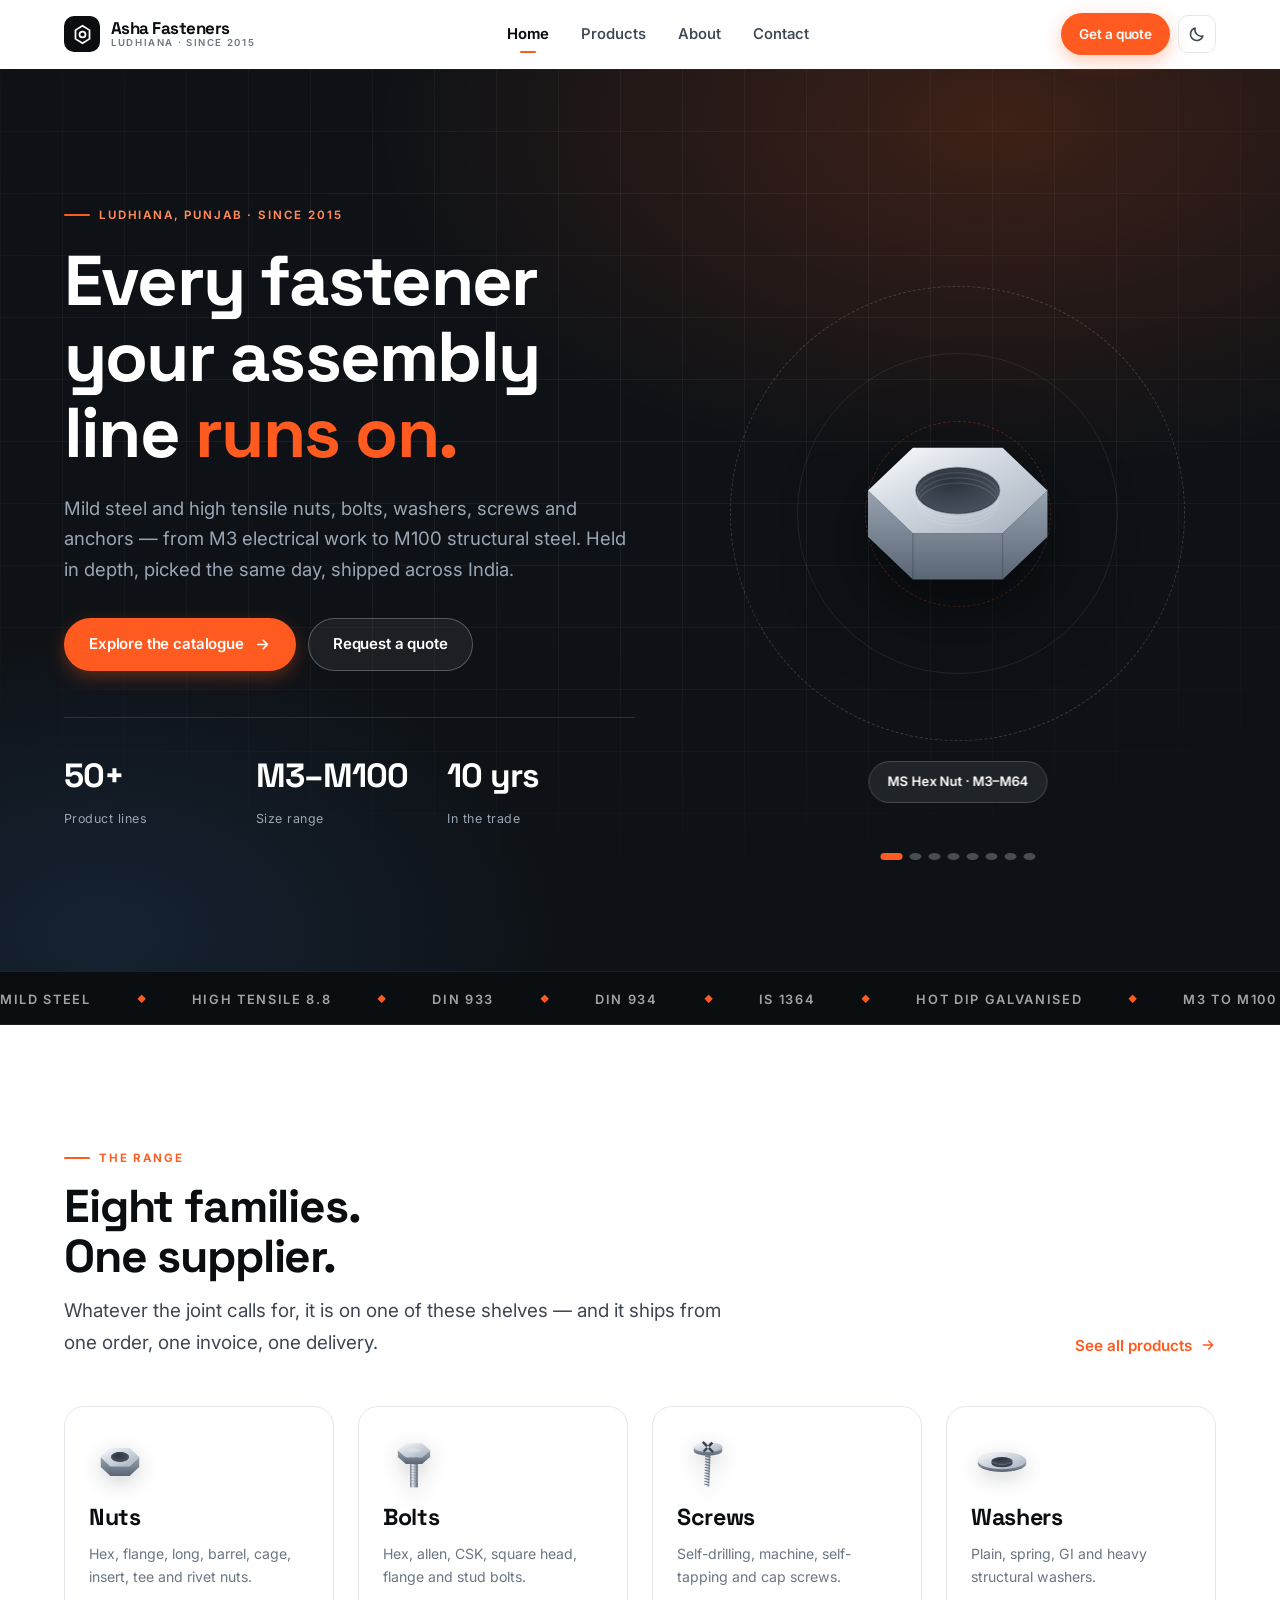
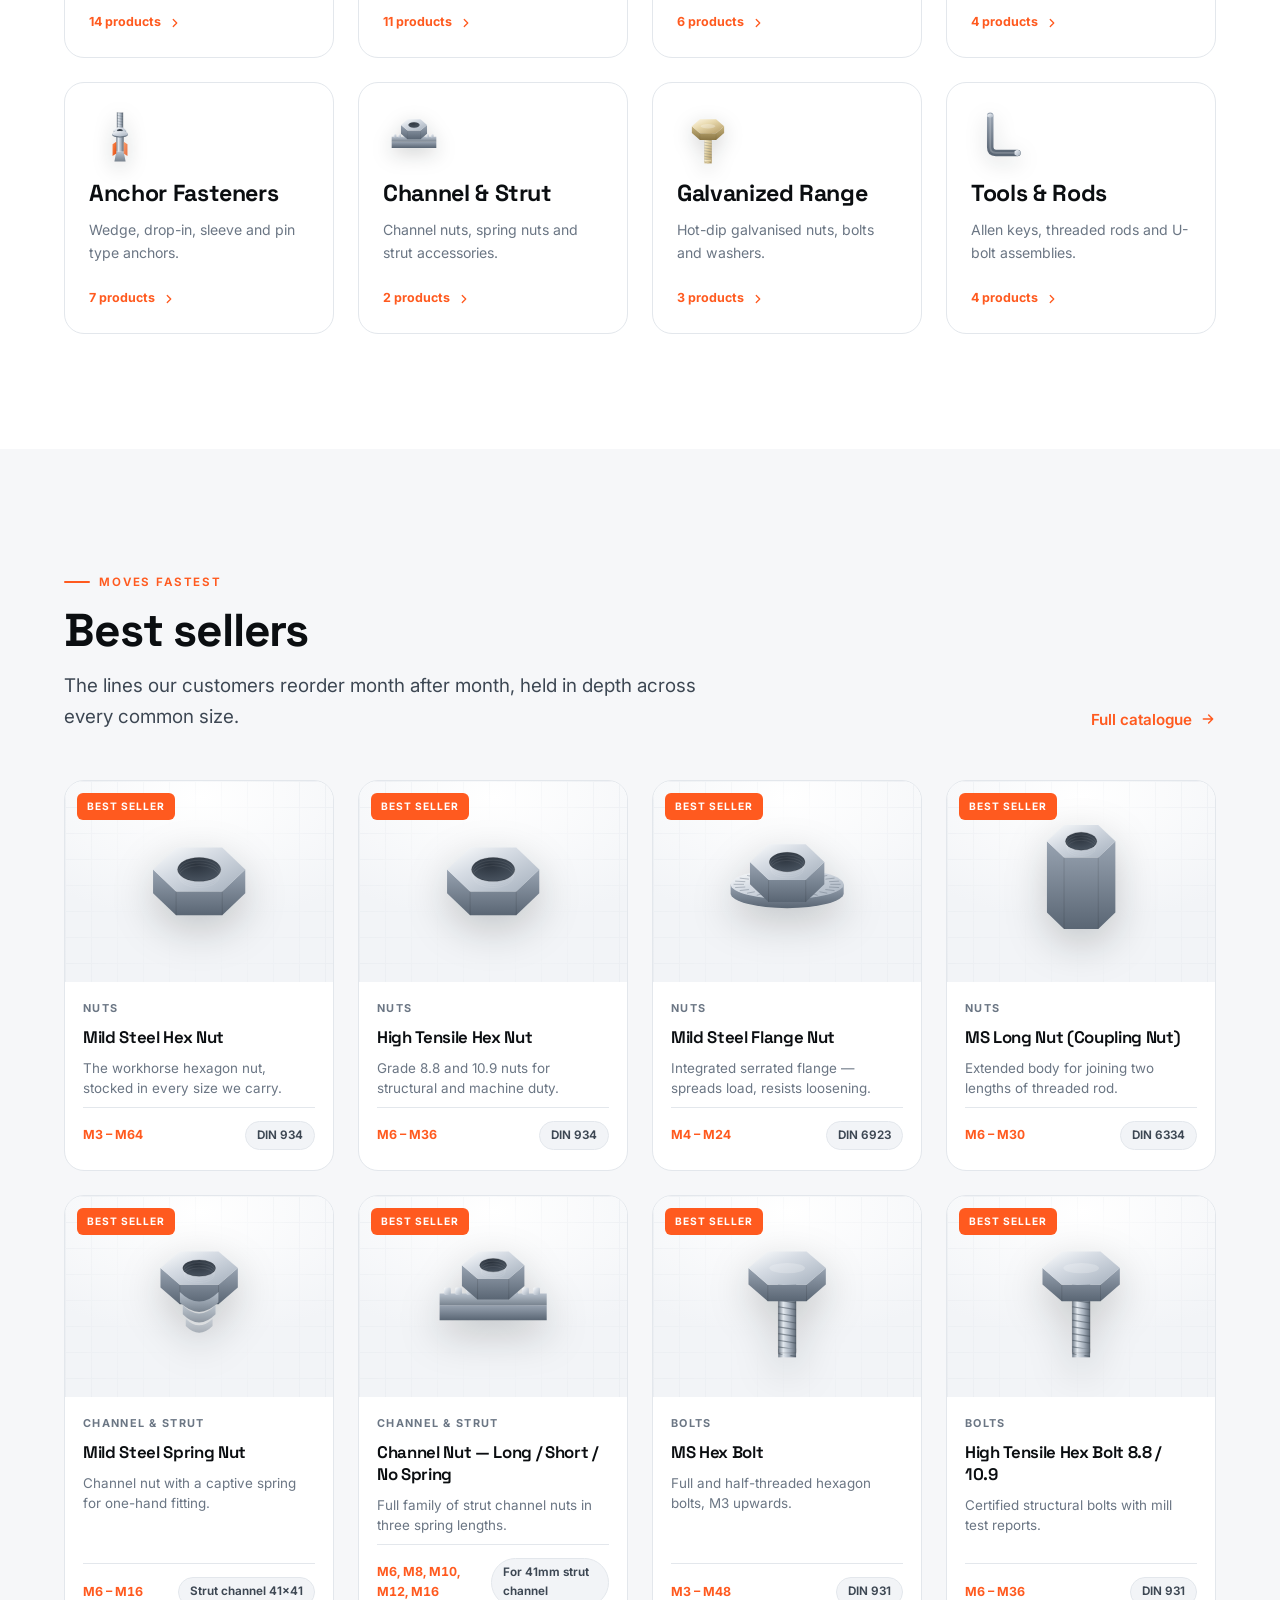
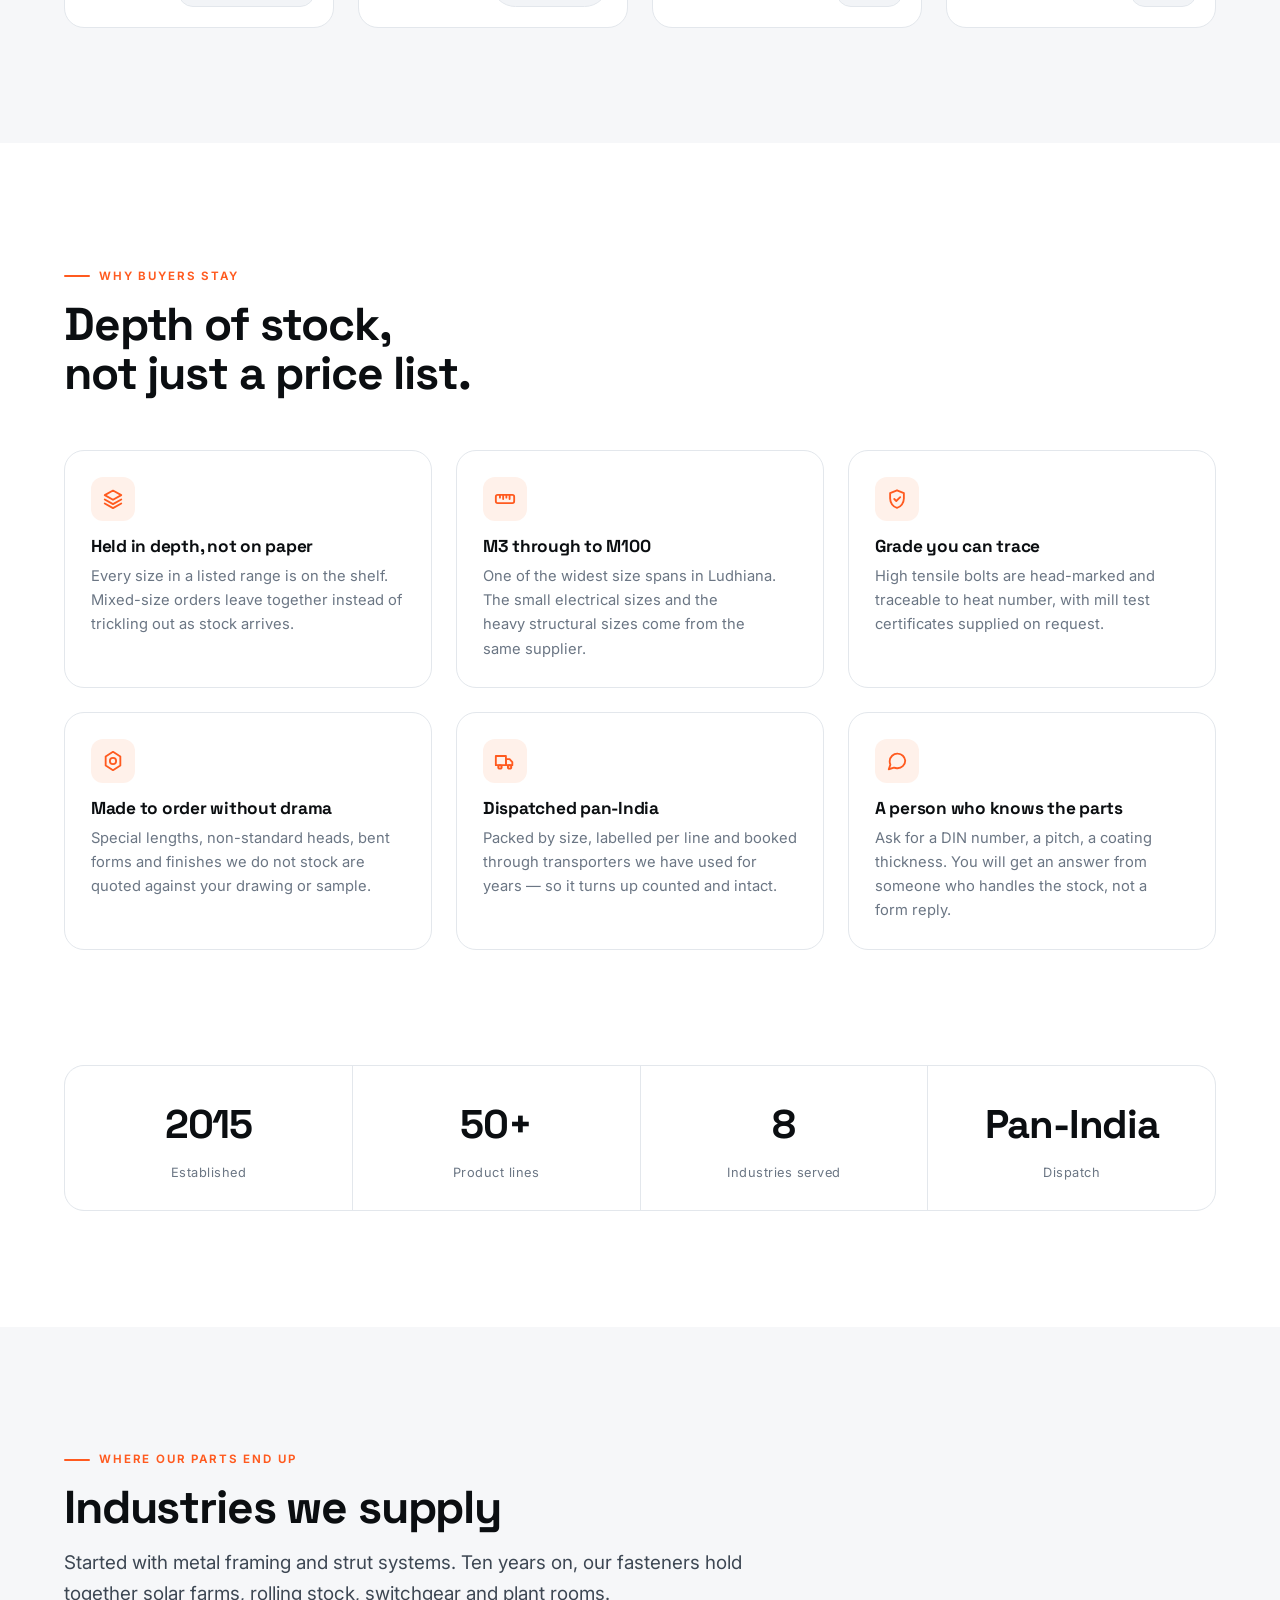
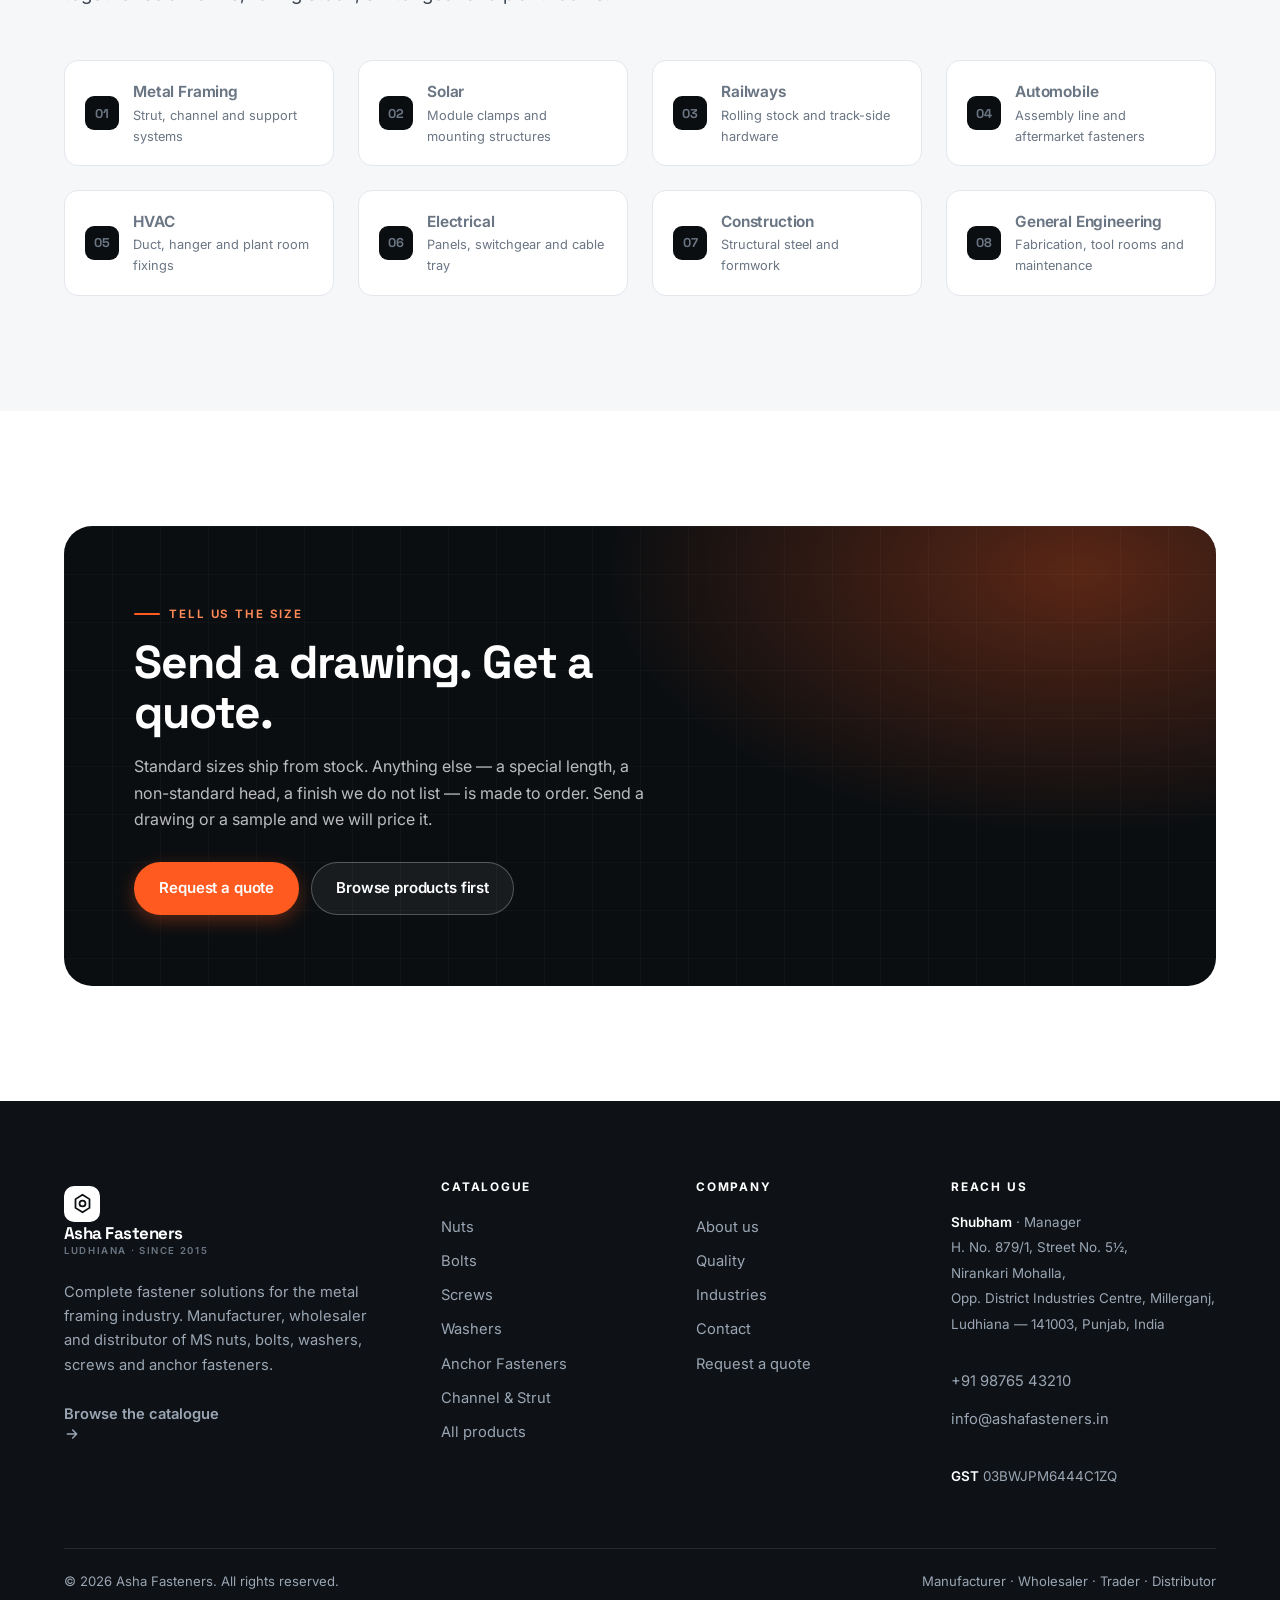
<file: index.html>
<!doctype html>
<html lang="en" data-theme="light">
<head>
<meta charset="utf-8">
<meta name="viewport" content="width=device-width, initial-scale=1">
<title>Asha Fasteners — MS Nuts, Bolts, Washers &amp; Anchor Fasteners | Ludhiana</title>
<meta name="description" content="Asha Fasteners, Ludhiana. Manufacturer, wholesaler and distributor of mild steel nuts, bolts, washers, screws, channel nuts and anchor fasteners from M3 to M100. Complete fastener solutions for the metal framing industry.">
<meta name="theme-color" content="#0e1216">
<link rel="preconnect" href="https://fonts.googleapis.com">
<link rel="preconnect" href="https://fonts.gstatic.com" crossorigin>
<link href="https://fonts.googleapis.com/css2?family=Inter:wght@400;500;550;600;650;700&family=Space+Grotesk:wght@500;600;700&display=swap" rel="stylesheet">
<link rel="stylesheet" href="assets/css/style.css">
<link rel="icon" href="data:image/svg+xml,<svg xmlns='http://www.w3.org/2000/svg' viewBox='0 0 24 24'><text y='19' font-size='19'>⚙️</text></svg>">
</head>
<body>
<header id="hdr"></header>

<main>

  <!-- ============ HERO ============ -->
  <section class="hero">
    <div class="wrap hero__grid">
      <div>
        <span class="eyebrow">Ludhiana, Punjab · Since 2015</span>
        <h1>Every fastener<br>your assembly<br>line <em>runs on.</em></h1>
        <p class="hero__lede">
          Mild steel and high tensile nuts, bolts, washers, screws and anchors —
          from M3 electrical work to M100 structural steel. Held in depth,
          picked the same day, shipped across India.
        </p>
        <div class="hero__cta">
          <a class="btn btn--primary" href="products.html">Explore the catalogue
            <svg viewBox="0 0 24 24" fill="none" stroke="currentColor" stroke-width="2.2" stroke-linecap="round" stroke-linejoin="round"><path d="M5 12h14M13 6l6 6-6 6"/></svg></a>
          <a class="btn btn--onDark" href="contact.html#enquiry">Request a quote</a>
        </div>
        <div class="hero__stats">
          <div><b>50+</b><span>Product lines</span></div>
          <div><b>M3–M100</b><span>Size range</span></div>
          <div><b>10 yrs</b><span>In the trade</span></div>
        </div>
      </div>

      <div class="showcase" id="showcase">
        <div class="showcase__ring"></div>
        <div class="showcase__ring"></div>
        <div class="showcase__ring"></div>
        <div class="showcase__stage" id="stage"></div>
        <div class="showcase__chip" id="chip"></div>
        <div class="showcase__dots" id="dots"></div>
      </div>
    </div>
  </section>

  <!-- ============ TICKER ============ -->
  <div class="ticker" aria-hidden="true">
    <div class="ticker__track" id="ticker"></div>
  </div>

  <!-- ============ CATEGORIES ============ -->
  <section class="section" id="range">
    <div class="wrap">
      <div class="head-row">
        <div class="section-head rv">
          <span class="eyebrow">The range</span>
          <h2>Eight families.<br>One supplier.</h2>
          <p class="lede">Whatever the joint calls for, it is on one of these shelves — and it ships from one order, one invoice, one delivery.</p>
        </div>
        <a class="link-arrow rv" href="products.html">See all products
          <svg viewBox="0 0 24 24" fill="none" stroke="currentColor" stroke-width="2.2" stroke-linecap="round" stroke-linejoin="round"><path d="M5 12h14M13 6l6 6-6 6"/></svg></a>
      </div>
      <div class="grid grid--4" id="cats"></div>
    </div>
  </section>

  <!-- ============ FEATURED ============ -->
  <section class="section section--alt">
    <div class="wrap">
      <div class="head-row">
        <div class="section-head rv">
          <span class="eyebrow">Moves fastest</span>
          <h2>Best sellers</h2>
          <p class="lede">The lines our customers reorder month after month, held in depth across every common size.</p>
        </div>
        <a class="link-arrow rv" href="products.html">Full catalogue
          <svg viewBox="0 0 24 24" fill="none" stroke="currentColor" stroke-width="2.2" stroke-linecap="round" stroke-linejoin="round"><path d="M5 12h14M13 6l6 6-6 6"/></svg></a>
      </div>
      <div class="grid grid--4" id="featured"></div>
    </div>
  </section>

  <!-- ============ WHY ============ -->
  <section class="section">
    <div class="wrap">
      <div class="section-head rv">
        <span class="eyebrow">Why buyers stay</span>
        <h2>Depth of stock,<br>not just a price list.</h2>
      </div>
      <div class="grid grid--3" id="why"></div>
    </div>
  </section>

  <!-- ============ STATS ============ -->
  <section class="section" style="padding-top:0">
    <div class="wrap">
      <div class="statband rv">
        <div><b>2015</b><span>Established</span></div>
        <div><b>50+</b><span>Product lines</span></div>
        <div><b>8</b><span>Industries served</span></div>
        <div><b>Pan-India</b><span>Dispatch</span></div>
      </div>
    </div>
  </section>

  <!-- ============ INDUSTRIES ============ -->
  <section class="section section--alt" id="industries">
    <div class="wrap">
      <div class="section-head rv">
        <span class="eyebrow">Where our parts end up</span>
        <h2>Industries we supply</h2>
        <p class="lede">Started with metal framing and strut systems. Ten years on, our fasteners hold together solar farms, rolling stock, switchgear and plant rooms.</p>
      </div>
      <div class="grid grid--4" id="inds"></div>
    </div>
  </section>

  <!-- ============ CTA ============ -->
  <section class="section">
    <div class="wrap">
      <div class="cta rv">
        <span class="eyebrow" style="color:#ff8a58">Tell us the size</span>
        <h2>Send a drawing. Get a quote.</h2>
        <p>Standard sizes ship from stock. Anything else — a special length, a non-standard head, a finish we do not list — is made to order. Send a drawing or a sample and we will price it.</p>
        <div class="cta__row">
          <a class="btn btn--primary" href="contact.html#enquiry">Request a quote</a>
          <a class="btn btn--onDark" href="products.html">Browse products first</a>
        </div>
      </div>
    </div>
  </section>

</main>

<footer id="ftr"></footer>

<script src="assets/js/data.js"></script>
<script src="assets/js/illustrations.js"></script>
<script src="assets/js/app.js"></script>
<script>
document.addEventListener('DOMContentLoaded', function () {

  /* ---- category cards ---- */
  $('#cats').innerHTML = CATEGORIES.map(function (c, i) {
    return '<a class="ccard rv rv-d' + ((i % 4) + 1) + '" href="products.html?cat=' + c.id + '">' +
             '<span class="ccard__ico">' + afIllustration(c.shape, { label: c.name }) + '</span>' +
             '<h3>' + esc(c.name) + '</h3>' +
             '<p>' + esc(c.blurb) + '</p>' +
             '<span class="ccard__n">' + countIn(c.id) + ' products ' + ICON.chevR + '</span>' +
           '</a>';
  }).join('');

  /* ---- best sellers ---- */
  $('#featured').innerHTML = PRODUCTS.filter(function (p) { return p.featured; })
                                     .slice(0, 8).map(productCard).join('');

  /* ---- value props ---- */
  var WHY = [
    { i: ICON.layers, t: 'Held in depth, not on paper',
      d: 'Every size in a listed range is on the shelf. Mixed-size orders leave together instead of trickling out as stock arrives.' },
    { i: ICON.ruler,  t: 'M3 through to M100',
      d: 'One of the widest size spans in Ludhiana. The small electrical sizes and the heavy structural sizes come from the same supplier.' },
    { i: ICON.shield, t: 'Grade you can trace',
      d: 'High tensile bolts are head-marked and traceable to heat number, with mill test certificates supplied on request.' },
    { i: ICON.bolt,   t: 'Made to order without drama',
      d: 'Special lengths, non-standard heads, bent forms and finishes we do not stock are quoted against your drawing or sample.' },
    { i: ICON.truck,  t: 'Dispatched pan-India',
      d: 'Packed by size, labelled per line and booked through transporters we have used for years — so it turns up counted and intact.' },
    { i: ICON.chat,   t: 'A person who knows the parts',
      d: 'Ask for a DIN number, a pitch, a coating thickness. You will get an answer from someone who handles the stock, not a form reply.' }
  ];
  $('#why').innerHTML = WHY.map(function (w, i) {
    return '<div class="fcard rv rv-d' + ((i % 3) + 1) + '">' +
             '<div class="fcard__ico">' + w.i + '</div>' +
             '<h3>' + w.t + '</h3><p>' + w.d + '</p></div>';
  }).join('');

  /* ---- industries ---- */
  $('#inds').innerHTML = INDUSTRIES.map(function (n, i) {
    return '<div class="ind rv rv-d' + ((i % 4) + 1) + '">' +
             '<span class="ind__n">' + String(i + 1).padStart(2, '0') + '</span>' +
             '<span><b>' + esc(n.name) + '</b><span>' + esc(n.note) + '</span></span></div>';
  }).join('');

  /* ---- trust ticker (doubled so the loop is seamless) ---- */
  var WORDS = ['Mild Steel', 'High Tensile 8.8', 'DIN 933', 'DIN 934', 'IS 1364',
               'Hot Dip Galvanised', 'M3 to M100', 'Channel &amp; Strut', 'Anchor Fasteners',
               'Same-day Picking', 'Made to Drawing'];
  var line = WORDS.map(function (w) { return '<span>' + w + '</span>'; }).join('');
  $('#ticker').innerHTML = line + line;

  /* ---- hero showcase rotation ---- */
  var SHOW = [
    { s: 'hexnut',      n: 'MS Hex Nut · M3–M64' },
    { s: 'hexbolt',     n: 'Hex Bolt · DIN 931 / 933' },
    { s: 'flangenut',   n: 'Flange Nut · DIN 6923' },
    { s: 'washer',      n: 'Plain Washer · M3–M100' },
    { s: 'anchorbolt',  n: 'Wedge Anchor · M6–M24' },
    { s: 'channelnut',  n: 'Channel Nut · 41mm Strut' },
    { s: 'allenbolt',   n: 'Socket Head Cap Screw' },
    { s: 'springwasher',n: 'Spring Washer · DIN 127B' }
  ];
  var stage = $('#stage'), chip = $('#chip'), dots = $('#dots'), at = 0, timer;

  stage.innerHTML = SHOW.map(function (o, i) {
    return '<div class="showcase__item' + (i === 0 ? ' is-on' : '') + '">' +
             afIllustration(o.s, { label: o.n }) + '</div>';
  }).join('');
  dots.innerHTML = SHOW.map(function (o, i) {
    return '<button class="' + (i === 0 ? 'is-on' : '') + '" data-i="' + i +
           '" aria-label="Show ' + esc(o.n) + '"></button>';
  }).join('');
  chip.textContent = SHOW[0].n;

  var items = $$('.showcase__item', stage), pips = $$('button', dots);
  function go(i) {
    at = (i + SHOW.length) % SHOW.length;
    items.forEach(function (el, k) { el.classList.toggle('is-on', k === at); });
    pips.forEach(function (el, k) { el.classList.toggle('is-on', k === at); });
    chip.textContent = SHOW[at].n;
  }
  function play() { timer = setInterval(function () { go(at + 1); }, 3200); }
  function stop() { clearInterval(timer); }

  dots.addEventListener('click', function (e) {
    var b = e.target.closest('[data-i]');
    if (b) { stop(); go(+b.dataset.i); play(); }
  });
  $('#showcase').addEventListener('mouseenter', stop);
  $('#showcase').addEventListener('mouseleave', play);
  if (!window.matchMedia('(prefers-reduced-motion: reduce)').matches) play();

  initReveal();
});
</script>
</body>
</html>
</file>
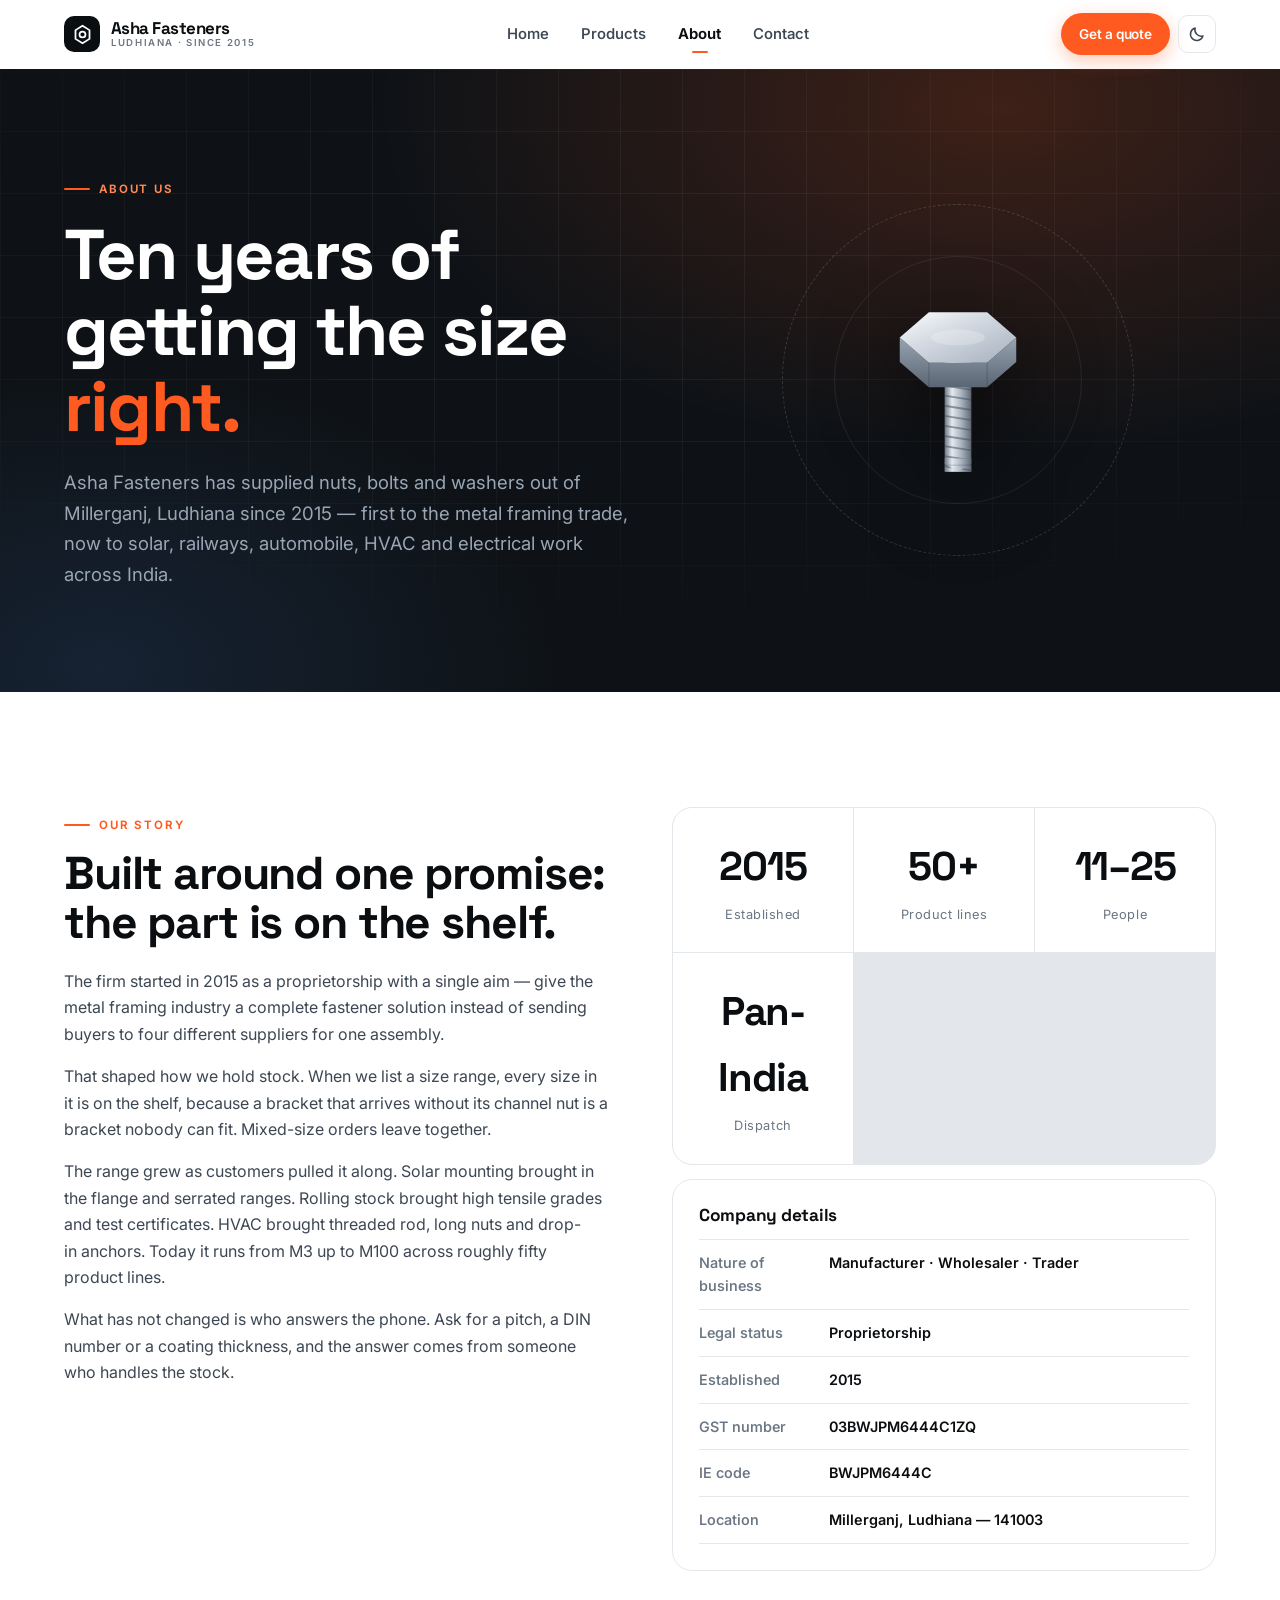
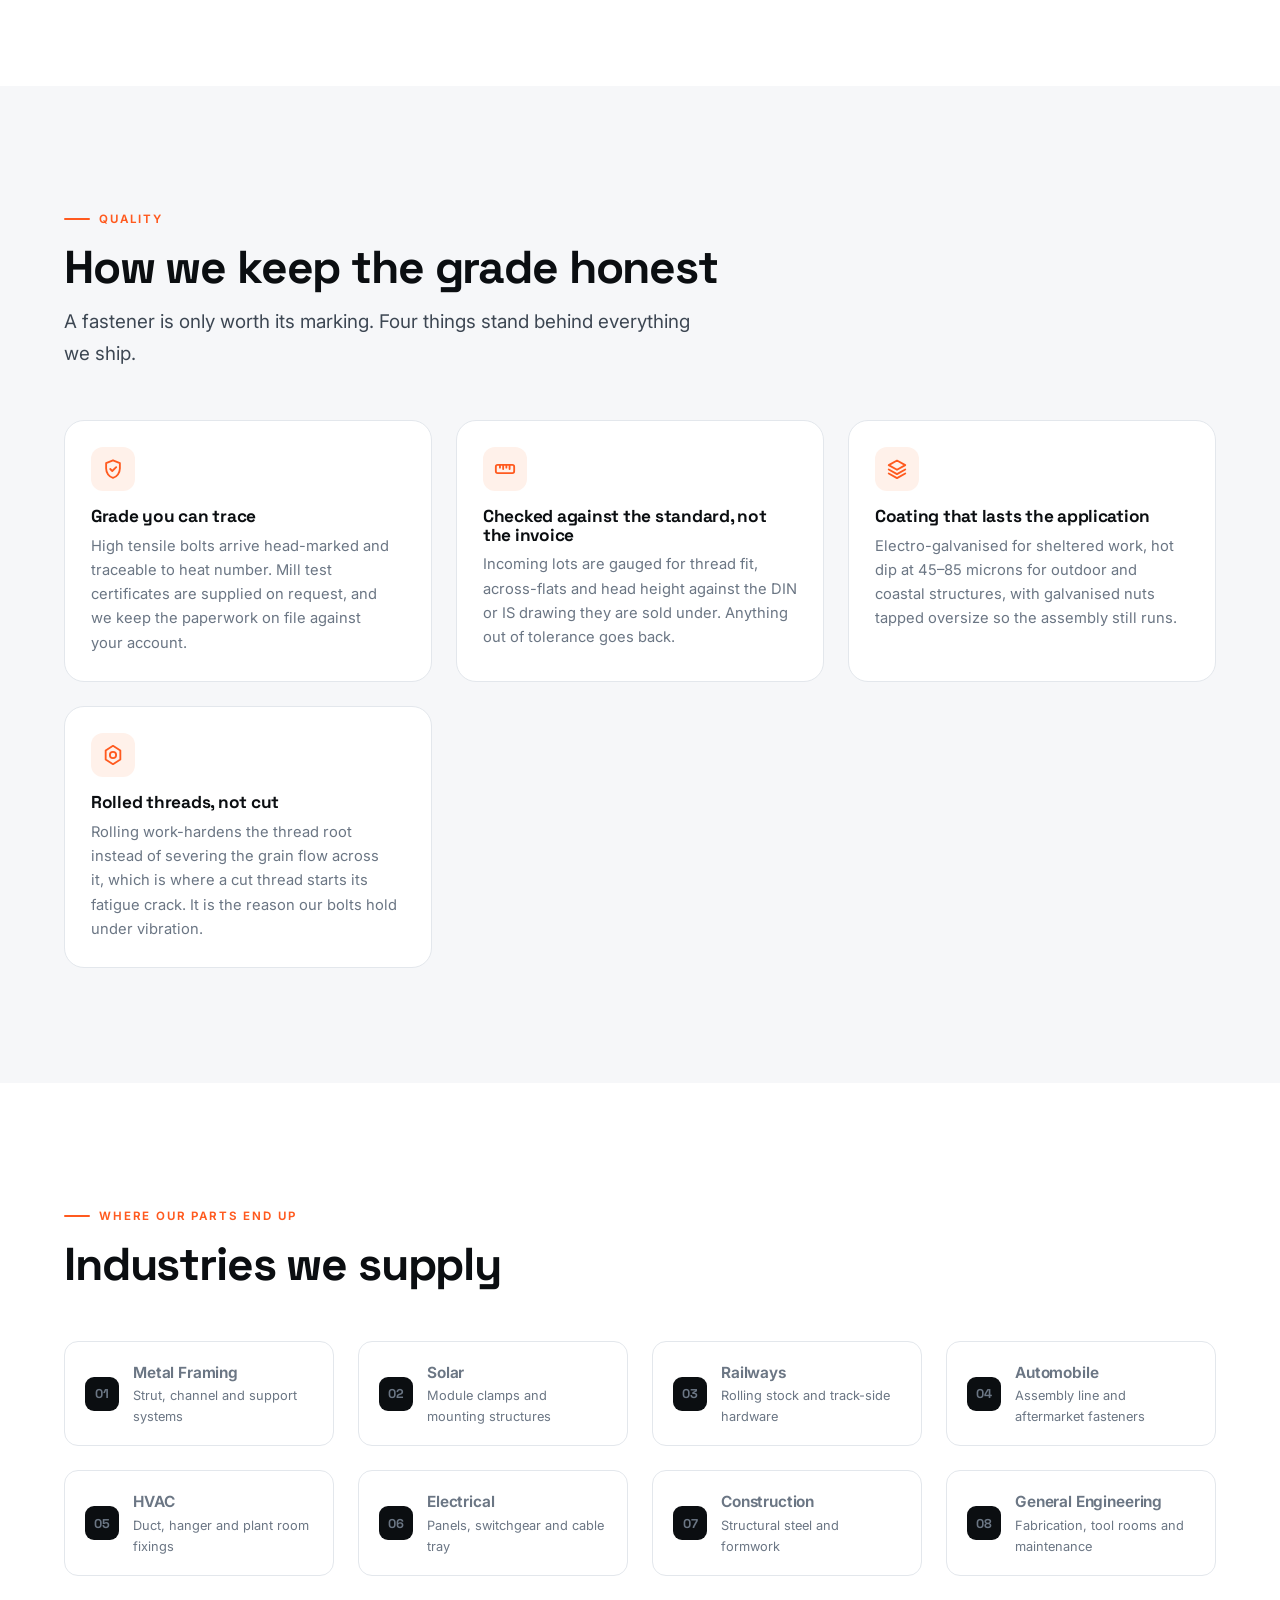
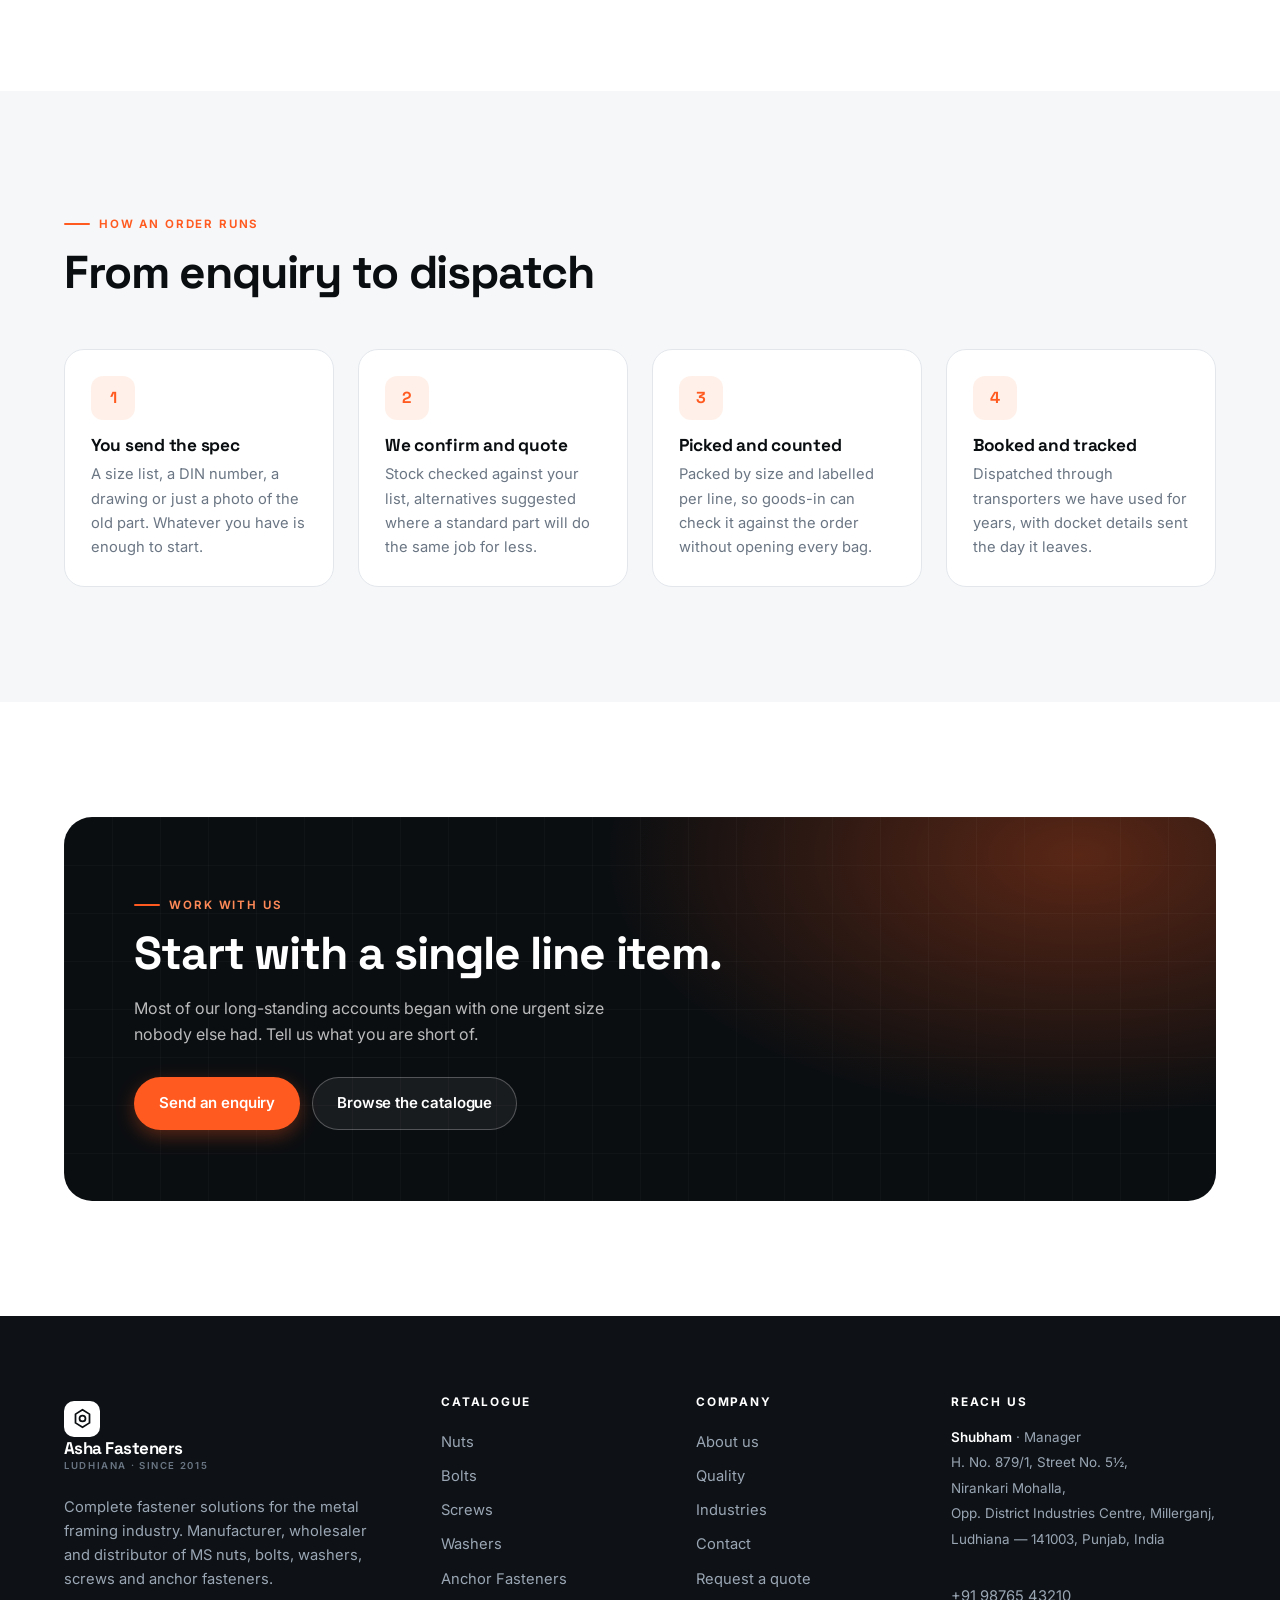
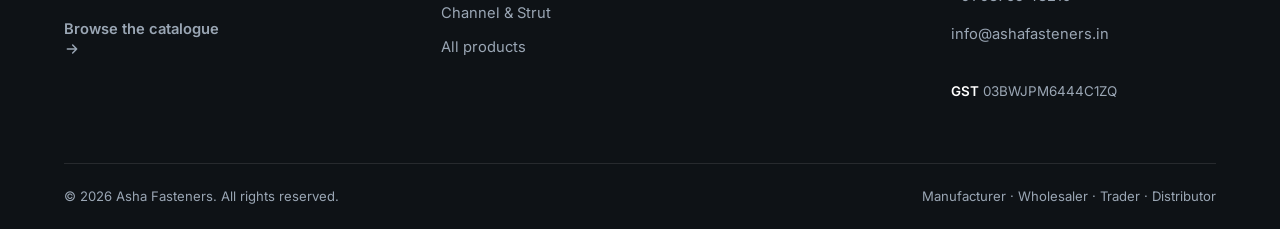
<file: about.html>
<!doctype html>
<html lang="en" data-theme="light">
<head>
<meta charset="utf-8">
<meta name="viewport" content="width=device-width, initial-scale=1">
<title>About Asha Fasteners — Fastener Manufacturer &amp; Wholesaler, Ludhiana</title>
<meta name="description" content="Asha Fasteners has supplied the metal framing industry from Ludhiana since 2015 — manufacturer, wholesaler and distributor of MS and high tensile fasteners for solar, railway, automobile, HVAC and electrical work.">
<meta name="theme-color" content="#0e1216">
<link rel="preconnect" href="https://fonts.googleapis.com">
<link rel="preconnect" href="https://fonts.gstatic.com" crossorigin>
<link href="https://fonts.googleapis.com/css2?family=Inter:wght@400;500;550;600;650;700&family=Space+Grotesk:wght@500;600;700&display=swap" rel="stylesheet">
<link rel="stylesheet" href="assets/css/style.css">
<link rel="icon" href="data:image/svg+xml,<svg xmlns='http://www.w3.org/2000/svg' viewBox='0 0 24 24'><text y='19' font-size='19'>⚙️</text></svg>">
</head>
<body>
<header id="hdr"></header>

<main>

  <section class="hero" style="padding-block:clamp(56px,8vw,104px)">
    <div class="wrap hero__grid">
      <div>
        <span class="eyebrow">About us</span>
        <h1>Ten years of<br>getting the size <em>right.</em></h1>
        <p class="hero__lede">Asha Fasteners has supplied nuts, bolts and washers out of Millerganj, Ludhiana since 2015 — first to the metal framing trade, now to solar, railways, automobile, HVAC and electrical work across India.</p>
      </div>
      <div class="showcase" style="max-width:400px">
        <div class="showcase__ring"></div>
        <div class="showcase__ring"></div>
        <div class="showcase__stage" id="stage"></div>
      </div>
    </div>
  </section>

  <section class="section">
    <div class="wrap grid grid--2" style="align-items:start;gap:clamp(28px,5vw,68px)">
      <div class="rv">
        <span class="eyebrow">Our story</span>
        <h2 style="margin:14px 0 20px">Built around one promise:<br>the part is on the shelf.</h2>
        <div class="flow" style="color:var(--ink-2)">
          <p>The firm started in 2015 as a proprietorship with a single aim — give the metal framing industry a complete fastener solution instead of sending buyers to four different suppliers for one assembly.</p>
          <p>That shaped how we hold stock. When we list a size range, every size in it is on the shelf, because a bracket that arrives without its channel nut is a bracket nobody can fit. Mixed-size orders leave together.</p>
          <p>The range grew as customers pulled it along. Solar mounting brought in the flange and serrated ranges. Rolling stock brought high tensile grades and test certificates. HVAC brought threaded rod, long nuts and drop-in anchors. Today it runs from M3 up to M100 across roughly fifty product lines.</p>
          <p>What has not changed is who answers the phone. Ask for a pitch, a DIN number or a coating thickness, and the answer comes from someone who handles the stock.</p>
        </div>
      </div>
      <div class="rv rv-d1 stack">
        <div class="statband">
          <div><b>2015</b><span>Established</span></div>
          <div><b>50+</b><span>Product lines</span></div>
          <div><b>11–25</b><span>People</span></div>
          <div><b>Pan-India</b><span>Dispatch</span></div>
        </div>
        <div class="fcard">
          <h3 style="margin-bottom:14px">Company details</h3>
          <dl class="specs" style="margin:0">
            <div><dt>Nature of business</dt><dd>Manufacturer · Wholesaler · Trader</dd></div>
            <div><dt>Legal status</dt><dd>Proprietorship</dd></div>
            <div><dt>Established</dt><dd>2015</dd></div>
            <div><dt>GST number</dt><dd>03BWJPM6444C1ZQ</dd></div>
            <div><dt>IE code</dt><dd>BWJPM6444C</dd></div>
            <div><dt>Location</dt><dd>Millerganj, Ludhiana — 141003</dd></div>
          </dl>
        </div>
      </div>
    </div>
  </section>

  <section class="section section--alt" id="quality">
    <div class="wrap">
      <div class="section-head rv">
        <span class="eyebrow">Quality</span>
        <h2>How we keep the grade honest</h2>
        <p class="lede">A fastener is only worth its marking. Four things stand behind everything we ship.</p>
      </div>
      <div class="grid grid--2" id="quality-grid"></div>
    </div>
  </section>

  <section class="section" id="industries">
    <div class="wrap">
      <div class="section-head rv">
        <span class="eyebrow">Where our parts end up</span>
        <h2>Industries we supply</h2>
      </div>
      <div class="grid grid--4" id="inds"></div>
    </div>
  </section>

  <section class="section section--alt">
    <div class="wrap">
      <div class="section-head rv">
        <span class="eyebrow">How an order runs</span>
        <h2>From enquiry to dispatch</h2>
      </div>
      <div class="grid grid--4" id="process"></div>
    </div>
  </section>

  <section class="section">
    <div class="wrap">
      <div class="cta rv">
        <span class="eyebrow" style="color:#ff8a58">Work with us</span>
        <h2>Start with a single line item.</h2>
        <p>Most of our long-standing accounts began with one urgent size nobody else had. Tell us what you are short of.</p>
        <div class="cta__row">
          <a class="btn btn--primary" href="contact.html#enquiry">Send an enquiry</a>
          <a class="btn btn--onDark" href="products.html">Browse the catalogue</a>
        </div>
      </div>
    </div>
  </section>

</main>

<footer id="ftr"></footer>

<script src="assets/js/data.js"></script>
<script src="assets/js/illustrations.js"></script>
<script src="assets/js/app.js"></script>
<script>
document.addEventListener('DOMContentLoaded', function () {

  $('#stage').innerHTML = '<div class="showcase__item is-on">' +
    afIllustration('hexbolt', { label: 'Hex bolt' }) + '</div>';

  var Q = [
    { i: ICON.shield, t: 'Grade you can trace',
      d: 'High tensile bolts arrive head-marked and traceable to heat number. Mill test certificates are supplied on request, and we keep the paperwork on file against your account.' },
    { i: ICON.ruler,  t: 'Checked against the standard, not the invoice',
      d: 'Incoming lots are gauged for thread fit, across-flats and head height against the DIN or IS drawing they are sold under. Anything out of tolerance goes back.' },
    { i: ICON.layers, t: 'Coating that lasts the application',
      d: 'Electro-galvanised for sheltered work, hot dip at 45–85 microns for outdoor and coastal structures, with galvanised nuts tapped oversize so the assembly still runs.' },
    { i: ICON.bolt,   t: 'Rolled threads, not cut',
      d: 'Rolling work-hardens the thread root instead of severing the grain flow across it, which is where a cut thread starts its fatigue crack. It is the reason our bolts hold under vibration.' }
  ];
  $('#quality-grid').innerHTML = Q.map(function (q, i) {
    return '<div class="fcard rv rv-d' + ((i % 2) + 1) + '">' +
      '<div class="fcard__ico">' + q.i + '</div><h3>' + q.t + '</h3><p>' + q.d + '</p></div>';
  }).join('');

  $('#inds').innerHTML = INDUSTRIES.map(function (n, i) {
    return '<div class="ind rv rv-d' + ((i % 4) + 1) + '">' +
      '<span class="ind__n">' + String(i + 1).padStart(2, '0') + '</span>' +
      '<span><b>' + esc(n.name) + '</b><span>' + esc(n.note) + '</span></span></div>';
  }).join('');

  var P = [
    { t: 'You send the spec', d: 'A size list, a DIN number, a drawing or just a photo of the old part. Whatever you have is enough to start.' },
    { t: 'We confirm and quote', d: 'Stock checked against your list, alternatives suggested where a standard part will do the same job for less.' },
    { t: 'Picked and counted', d: 'Packed by size and labelled per line, so goods-in can check it against the order without opening every bag.' },
    { t: 'Booked and tracked', d: 'Dispatched through transporters we have used for years, with docket details sent the day it leaves.' }
  ];
  $('#process').innerHTML = P.map(function (p, i) {
    return '<div class="fcard rv rv-d' + ((i % 4) + 1) + '">' +
      '<div class="fcard__ico" style="font-family:var(--font-display);font-weight:700">' + (i + 1) + '</div>' +
      '<h3>' + p.t + '</h3><p>' + p.d + '</p></div>';
  }).join('');

  initReveal();
});
</script>
</body>
</html>
</file>
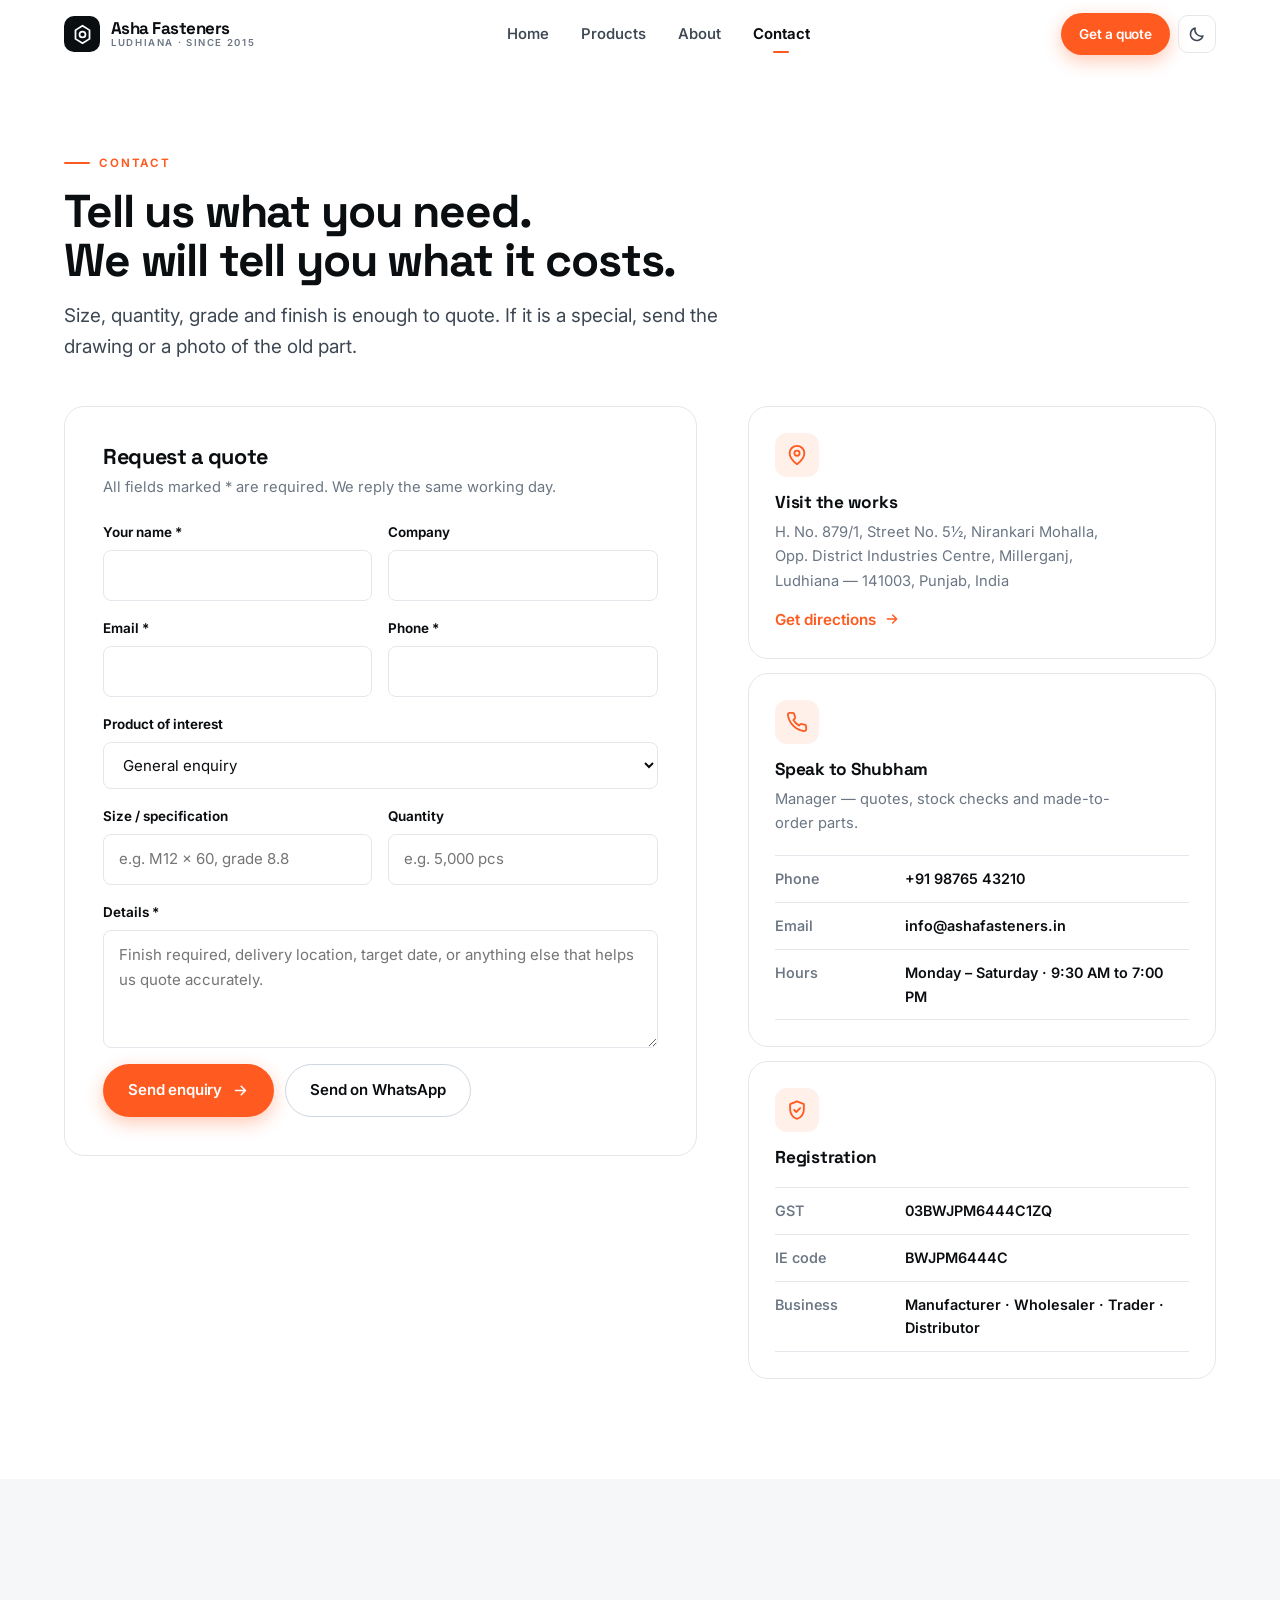
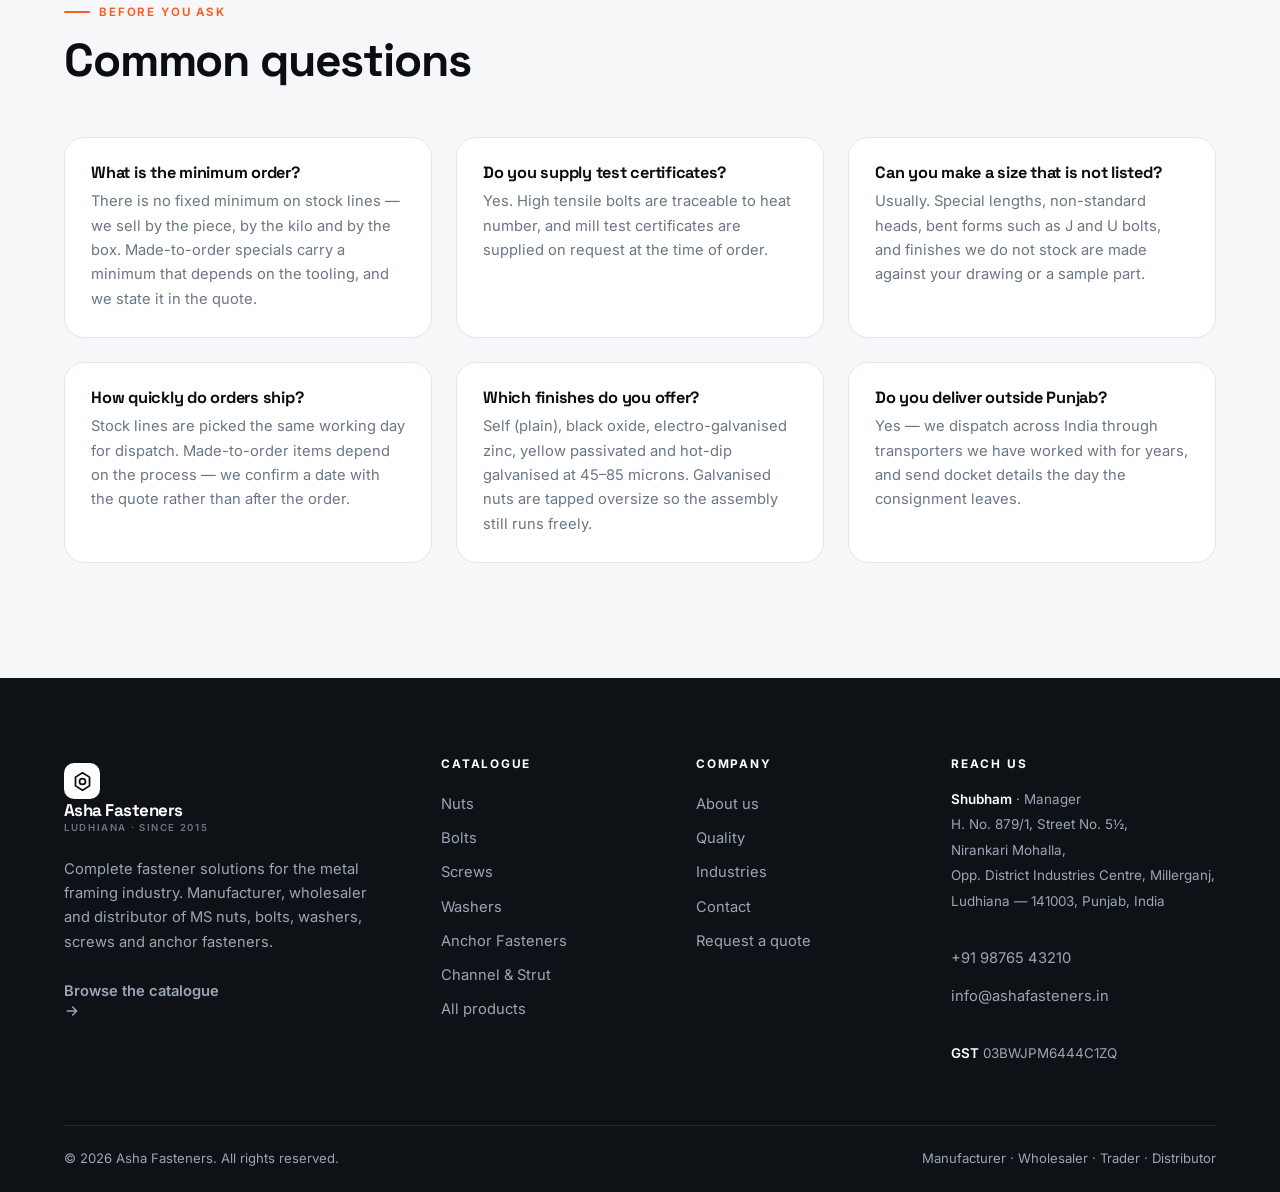
<file: contact.html>
<!doctype html>
<html lang="en" data-theme="light">
<head>
<meta charset="utf-8">
<meta name="viewport" content="width=device-width, initial-scale=1">
<title>Contact &amp; Enquiry — Asha Fasteners, Ludhiana</title>
<meta name="description" content="Contact Asha Fasteners, Millerganj, Ludhiana. Request a quote for MS nuts, bolts, washers, screws and anchor fasteners, or send a drawing for a made-to-order part.">
<meta name="theme-color" content="#0e1216">
<link rel="preconnect" href="https://fonts.googleapis.com">
<link rel="preconnect" href="https://fonts.gstatic.com" crossorigin>
<link href="https://fonts.googleapis.com/css2?family=Inter:wght@400;500;550;600;650;700&family=Space+Grotesk:wght@500;600;700&display=swap" rel="stylesheet">
<link rel="stylesheet" href="assets/css/style.css">
<link rel="icon" href="data:image/svg+xml,<svg xmlns='http://www.w3.org/2000/svg' viewBox='0 0 24 24'><text y='19' font-size='19'>⚙️</text></svg>">
</head>
<body>
<header id="hdr"></header>

<main>

  <section class="wrap" style="padding-block:clamp(40px,6vw,76px) clamp(28px,4vw,44px)">
    <div class="section-head" style="margin-bottom:0">
      <span class="eyebrow">Contact</span>
      <h2>Tell us what you need.<br>We will tell you what it costs.</h2>
      <p class="lede">Size, quantity, grade and finish is enough to quote. If it is a special, send the drawing or a photo of the old part.</p>
    </div>
  </section>

  <section class="wrap" style="padding-bottom:clamp(56px,8vw,100px)">
    <div class="grid" style="grid-template-columns:minmax(0,1.15fr) minmax(0,.85fr);gap:clamp(24px,4vw,52px);align-items:start" id="contactGrid">

      <!-- ---------- enquiry form ---------- -->
      <div class="fcard rv" id="enquiry" style="padding:clamp(24px,3.4vw,38px)">
        <h3 style="font-size:1.35rem;margin-bottom:6px">Request a quote</h3>
        <p class="muted" style="font-size:.92rem;margin-bottom:22px">All fields marked * are required. We reply the same working day.</p>

        <div class="note-ok" id="ok" role="status">
          <svg viewBox="0 0 24 24" fill="none" stroke="currentColor" stroke-width="2.4" stroke-linecap="round" stroke-linejoin="round"><path d="m4 12.5 5.5 5.5L20 6.5"/></svg>
          <span>Your enquiry is ready in your mail app — press send and it reaches us directly.</span>
        </div>

        <form class="form-grid" id="form" style="margin-top:18px" novalidate>
          <div class="field"><label for="name">Your name *</label><input id="name" name="name" required autocomplete="name"></div>
          <div class="field"><label for="company">Company</label><input id="company" name="company" autocomplete="organization"></div>
          <div class="field"><label for="email">Email *</label><input id="email" name="email" type="email" required autocomplete="email"></div>
          <div class="field"><label for="phone">Phone *</label><input id="phone" name="phone" type="tel" required autocomplete="tel"></div>

          <div class="field full"><label for="product">Product of interest</label>
            <select id="product" name="product"></select></div>

          <div class="field"><label for="size">Size / specification</label><input id="size" name="size" placeholder="e.g. M12 × 60, grade 8.8"></div>
          <div class="field"><label for="qty">Quantity</label><input id="qty" name="qty" placeholder="e.g. 5,000 pcs"></div>

          <div class="field full"><label for="msg">Details *</label>
            <textarea id="msg" name="msg" required placeholder="Finish required, delivery location, target date, or anything else that helps us quote accurately."></textarea></div>

          <div class="full" style="display:flex;gap:11px;flex-wrap:wrap;align-items:center">
            <button class="btn btn--primary" type="submit">Send enquiry
              <svg viewBox="0 0 24 24" fill="none" stroke="currentColor" stroke-width="2.2" stroke-linecap="round" stroke-linejoin="round"><path d="M5 12h14M13 6l6 6-6 6"/></svg></button>
            <a class="btn btn--ghost" id="waBtn" href="#" target="_blank" rel="noopener">Send on WhatsApp</a>
          </div>
        </form>
      </div>

      <!-- ---------- contact details ---------- -->
      <div class="stack rv rv-d1" id="details"></div>

    </div>
  </section>

  <section class="section section--alt">
    <div class="wrap">
      <div class="section-head rv">
        <span class="eyebrow">Before you ask</span>
        <h2>Common questions</h2>
      </div>
      <div class="grid grid--2" id="faq"></div>
    </div>
  </section>

</main>

<footer id="ftr"></footer>

<script src="assets/js/data.js"></script>
<script src="assets/js/illustrations.js"></script>
<script src="assets/js/app.js"></script>
<script>
document.addEventListener('DOMContentLoaded', function () {

  /* ---- contact detail cards ---- */
  var mapQ = encodeURIComponent('Asha Fasteners, Nirankari Mohalla, Millerganj, Ludhiana 141003, Punjab');
  $('#details').innerHTML =
    '<div class="fcard">' +
      '<div class="fcard__ico">' + ICON.pin + '</div>' +
      '<h3>Visit the works</h3>' +
      '<p>' + esc(COMPANY.address).replace(/\n/g, '<br>') + '</p>' +
      '<a class="link-arrow" style="margin-top:14px" target="_blank" rel="noopener" ' +
        'href="https://www.google.com/maps/search/?api=1&query=' + mapQ + '">Get directions ' + ICON.arrow + '</a>' +
    '</div>' +
    '<div class="fcard">' +
      '<div class="fcard__ico">' + ICON.phone + '</div>' +
      '<h3>Speak to ' + esc(COMPANY.contactPerson) + '</h3>' +
      '<p>' + esc(COMPANY.contactRole) + ' — quotes, stock checks and made-to-order parts.</p>' +
      '<dl class="specs" style="margin-bottom:0">' +
        '<div><dt>Phone</dt><dd><a href="tel:' + esc(COMPANY.phoneHref) + '">' + esc(COMPANY.phone) + '</a></dd></div>' +
        '<div><dt>Email</dt><dd><a href="mailto:' + esc(COMPANY.email) + '">' + esc(COMPANY.email) + '</a></dd></div>' +
        '<div><dt>Hours</dt><dd>' + esc(COMPANY.hours) + '</dd></div>' +
      '</dl>' +
    '</div>' +
    '<div class="fcard">' +
      '<div class="fcard__ico">' + ICON.shield + '</div>' +
      '<h3>Registration</h3>' +
      '<dl class="specs" style="margin-bottom:0">' +
        '<div><dt>GST</dt><dd>' + esc(COMPANY.gst) + '</dd></div>' +
        '<div><dt>IE code</dt><dd>' + esc(COMPANY.iec) + '</dd></div>' +
        '<div><dt>Business</dt><dd>' + esc(COMPANY.nature) + '</dd></div>' +
      '</dl>' +
    '</div>';

  /* ---- product dropdown, grouped by category, prefilled from ?product= ---- */
  var sel = $('#product');
  var pre = new URLSearchParams(location.search).get('product');
  var html = '<option value="">General enquiry</option>';
  CATEGORIES.forEach(function (c) {
    var items = PRODUCTS.filter(function (p) { return p.category === c.id; });
    if (!items.length) return;
    html += '<optgroup label="' + esc(c.name) + '">' +
      items.map(function (p) {
        return '<option value="' + esc(p.name) + '"' + (p.id === pre ? ' selected' : '') + '>' + esc(p.name) + '</option>';
      }).join('') + '</optgroup>';
  });
  sel.innerHTML = html;

  /* ---- compose the enquiry text once, reuse for mail and WhatsApp ---- */
  function compose() {
    var f = $('#form');
    var v = function (id) { return (f[id].value || '').trim(); };
    return [
      'Name: '     + v('name'),
      'Company: '  + (v('company') || '—'),
      'Email: '    + v('email'),
      'Phone: '    + v('phone'),
      'Product: '  + (v('product') || 'General enquiry'),
      'Size: '     + (v('size') || '—'),
      'Quantity: ' + (v('qty') || '—'),
      '',
      v('msg')
    ].join('\n');
  }

  function invalid() {
    var bad = ['name', 'email', 'phone', 'msg'].filter(function (id) { return !$('#' + id).value.trim(); });
    if (bad.length) { $('#' + bad[0]).focus(); return true; }
    return false;
  }

  $('#form').addEventListener('submit', function (e) {
    e.preventDefault();
    if (invalid()) return;
    var subject = 'Enquiry — ' + ($('#product').value || 'General') + ' — ' + $('#name').value.trim();
    location.href = 'mailto:' + COMPANY.email +
      '?subject=' + encodeURIComponent(subject) + '&body=' + encodeURIComponent(compose());
    $('#ok').classList.add('is-on');
  });

  $('#waBtn').addEventListener('click', function (e) {
    e.preventDefault();
    if (invalid()) return;
    window.open('https://wa.me/' + COMPANY.phoneHref.replace(/\D/g, '') +
      '?text=' + encodeURIComponent(compose()), '_blank', 'noopener');
  });

  /* ---- FAQ ---- */
  var FAQ = [
    { q: 'What is the minimum order?', a: 'There is no fixed minimum on stock lines — we sell by the piece, by the kilo and by the box. Made-to-order specials carry a minimum that depends on the tooling, and we state it in the quote.' },
    { q: 'Do you supply test certificates?', a: 'Yes. High tensile bolts are traceable to heat number, and mill test certificates are supplied on request at the time of order.' },
    { q: 'Can you make a size that is not listed?', a: 'Usually. Special lengths, non-standard heads, bent forms such as J and U bolts, and finishes we do not stock are made against your drawing or a sample part.' },
    { q: 'How quickly do orders ship?', a: 'Stock lines are picked the same working day for dispatch. Made-to-order items depend on the process — we confirm a date with the quote rather than after the order.' },
    { q: 'Which finishes do you offer?', a: 'Self (plain), black oxide, electro-galvanised zinc, yellow passivated and hot-dip galvanised at 45–85 microns. Galvanised nuts are tapped oversize so the assembly still runs freely.' },
    { q: 'Do you deliver outside Punjab?', a: 'Yes — we dispatch across India through transporters we have worked with for years, and send docket details the day the consignment leaves.' }
  ];
  $('#faq').innerHTML = FAQ.map(function (f, i) {
    return '<div class="fcard rv rv-d' + ((i % 2) + 1) + '">' +
      '<h3 style="font-size:1.02rem">' + f.q + '</h3>' +
      '<p style="margin-top:8px">' + f.a + '</p></div>';
  }).join('');

  initReveal();
});
</script>
<style>
  @media (max-width: 900px) { #contactGrid { grid-template-columns: 1fr !important; } }
</style>
</body>
</html>
</file>
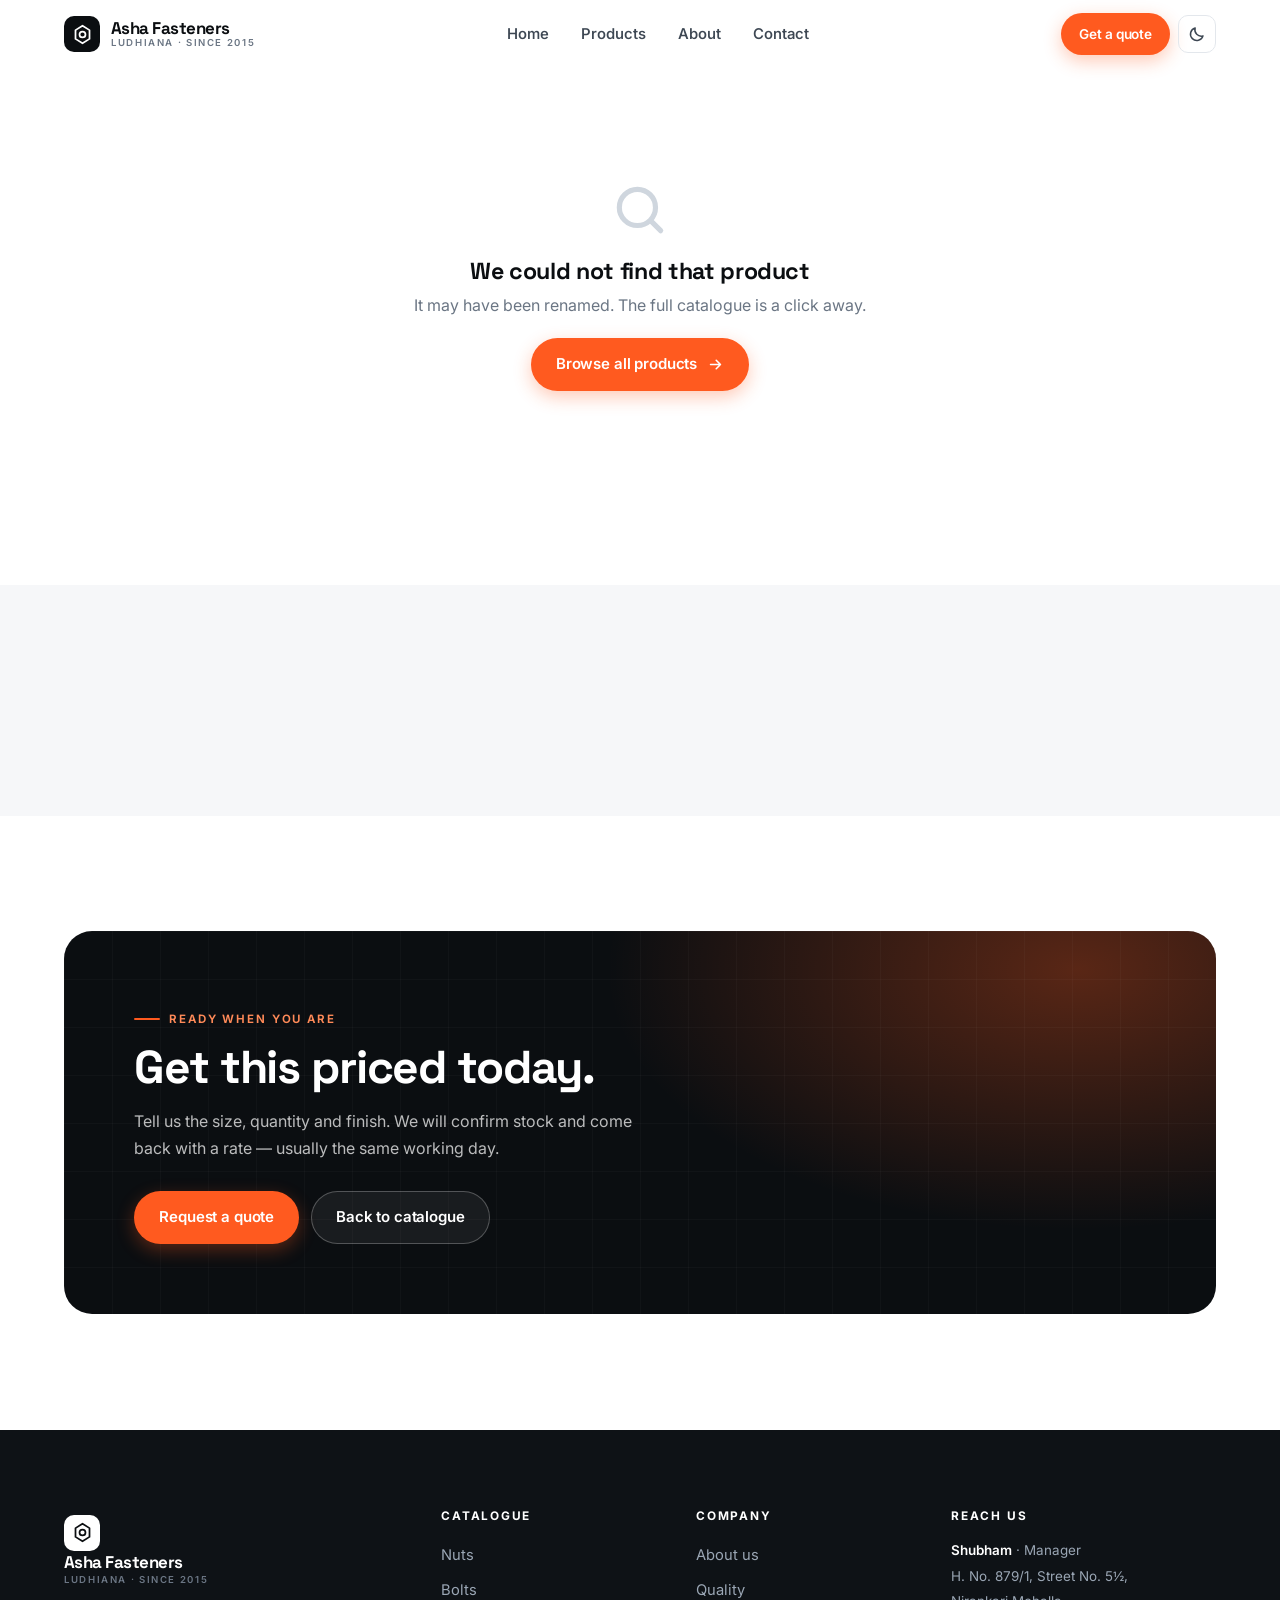
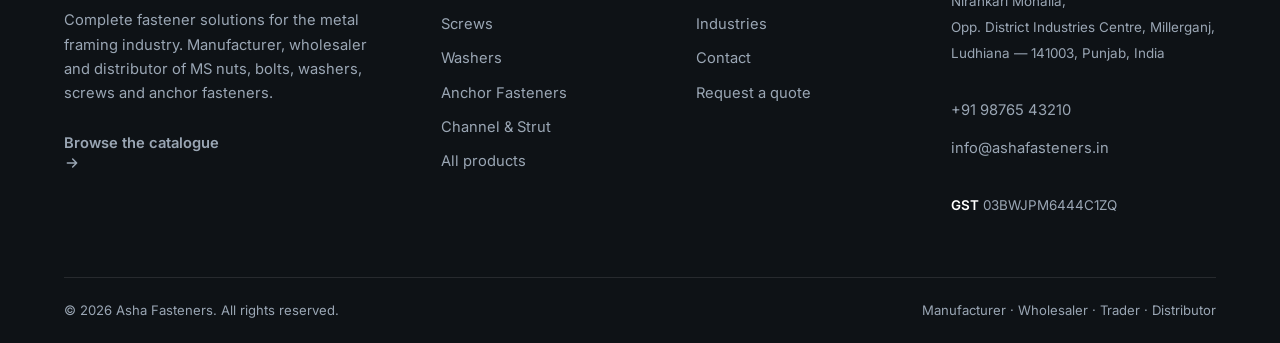
<file: product.html>
<!doctype html>
<html lang="en" data-theme="light">
<head>
<meta charset="utf-8">
<meta name="viewport" content="width=device-width, initial-scale=1">
<title>Product — Asha Fasteners</title>
<meta name="description" content="Full specification — size range, standard, material, grade and finish — for fasteners supplied by Asha Fasteners, Ludhiana.">
<meta name="theme-color" content="#0e1216">
<link rel="preconnect" href="https://fonts.googleapis.com">
<link rel="preconnect" href="https://fonts.gstatic.com" crossorigin>
<link href="https://fonts.googleapis.com/css2?family=Inter:wght@400;500;550;600;650;700&family=Space+Grotesk:wght@500;600;700&display=swap" rel="stylesheet">
<link rel="stylesheet" href="assets/css/style.css">
<link rel="icon" href="data:image/svg+xml,<svg xmlns='http://www.w3.org/2000/svg' viewBox='0 0 24 24'><text y='19' font-size='19'>⚙️</text></svg>">
</head>
<body>
<header id="hdr"></header>

<main>
  <div class="wrap" style="padding-bottom:clamp(48px,7vw,84px)" id="pdp"></div>
  <section class="section section--alt" id="related"></section>

  <section class="section">
    <div class="wrap">
      <div class="cta rv">
        <span class="eyebrow" style="color:#ff8a58">Ready when you are</span>
        <h2>Get this priced today.</h2>
        <p>Tell us the size, quantity and finish. We will confirm stock and come back with a rate — usually the same working day.</p>
        <div class="cta__row">
          <a class="btn btn--primary" href="contact.html#enquiry">Request a quote</a>
          <a class="btn btn--onDark" href="products.html">Back to catalogue</a>
        </div>
      </div>
    </div>
  </section>
</main>

<footer id="ftr"></footer>

<script src="assets/js/data.js"></script>
<script src="assets/js/illustrations.js"></script>
<script src="assets/js/app.js"></script>
<script src="assets/js/product.js"></script>
</body>
</html>
</file>
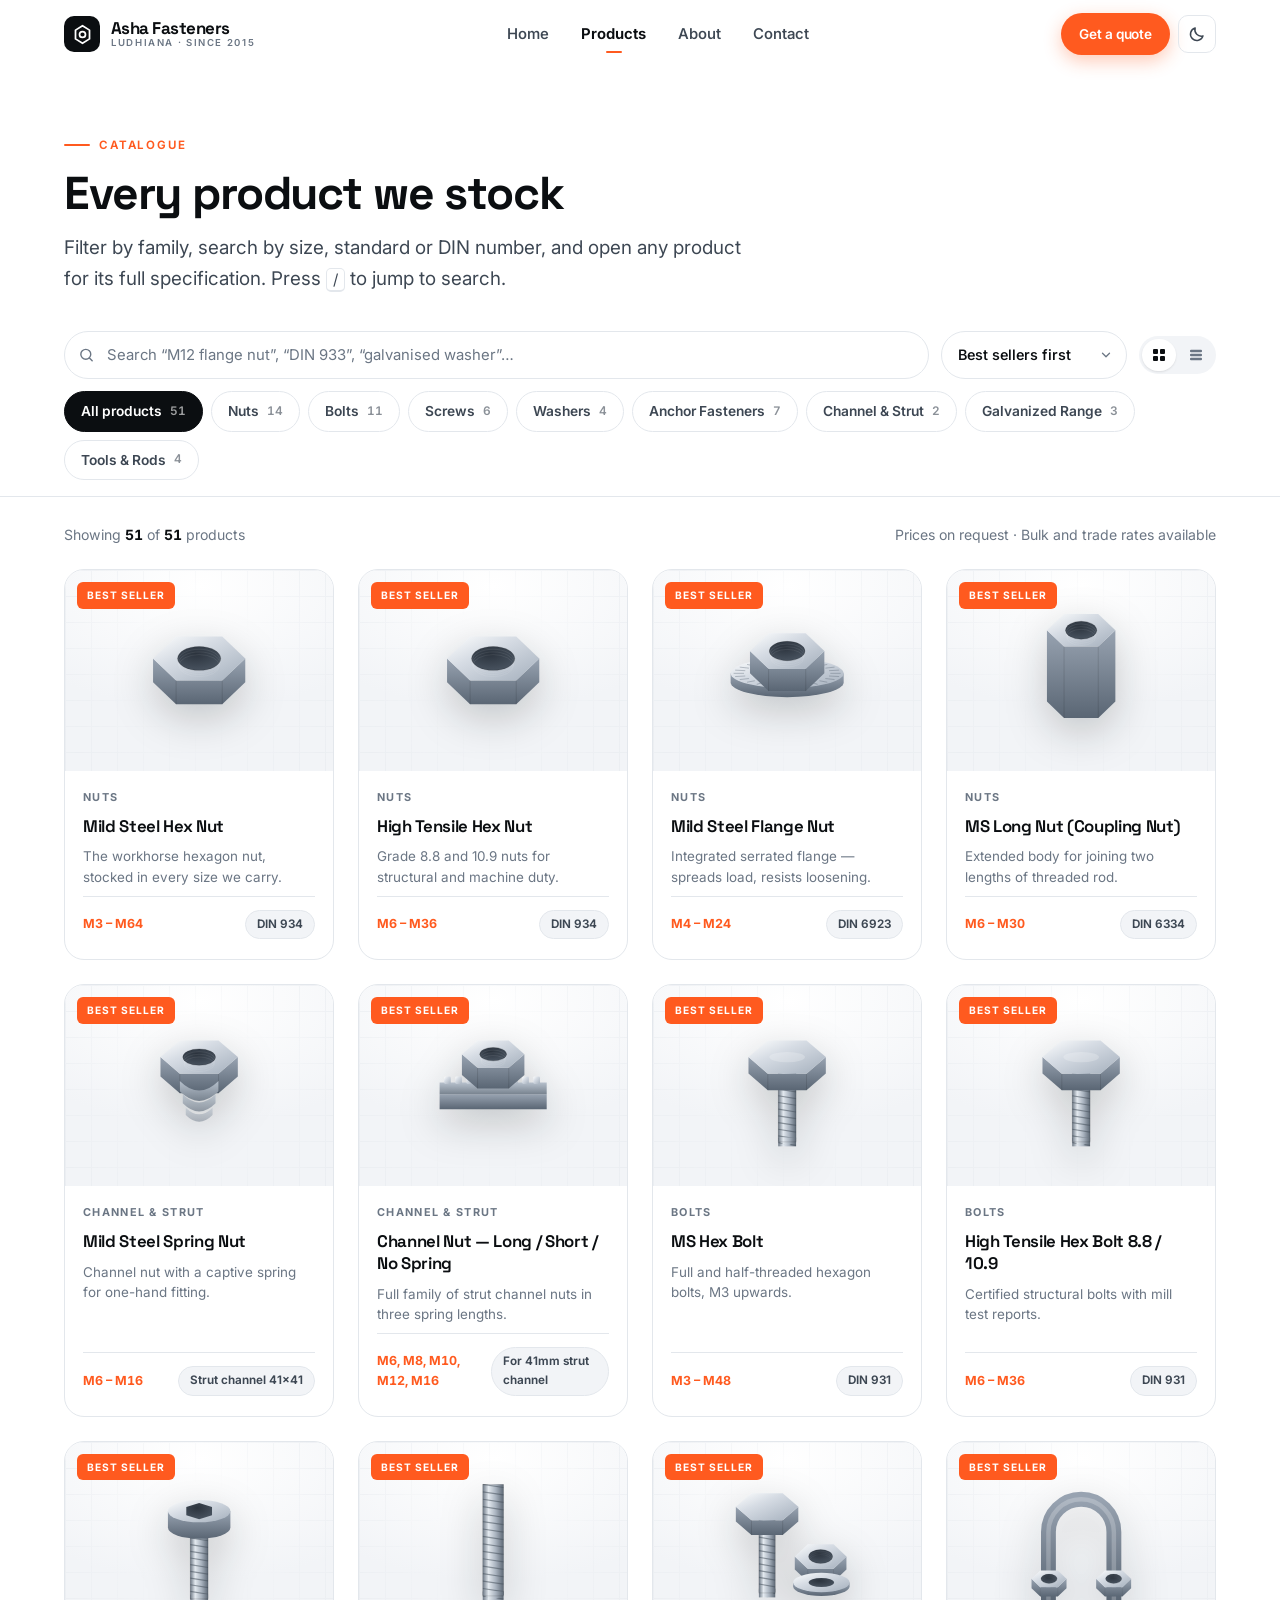
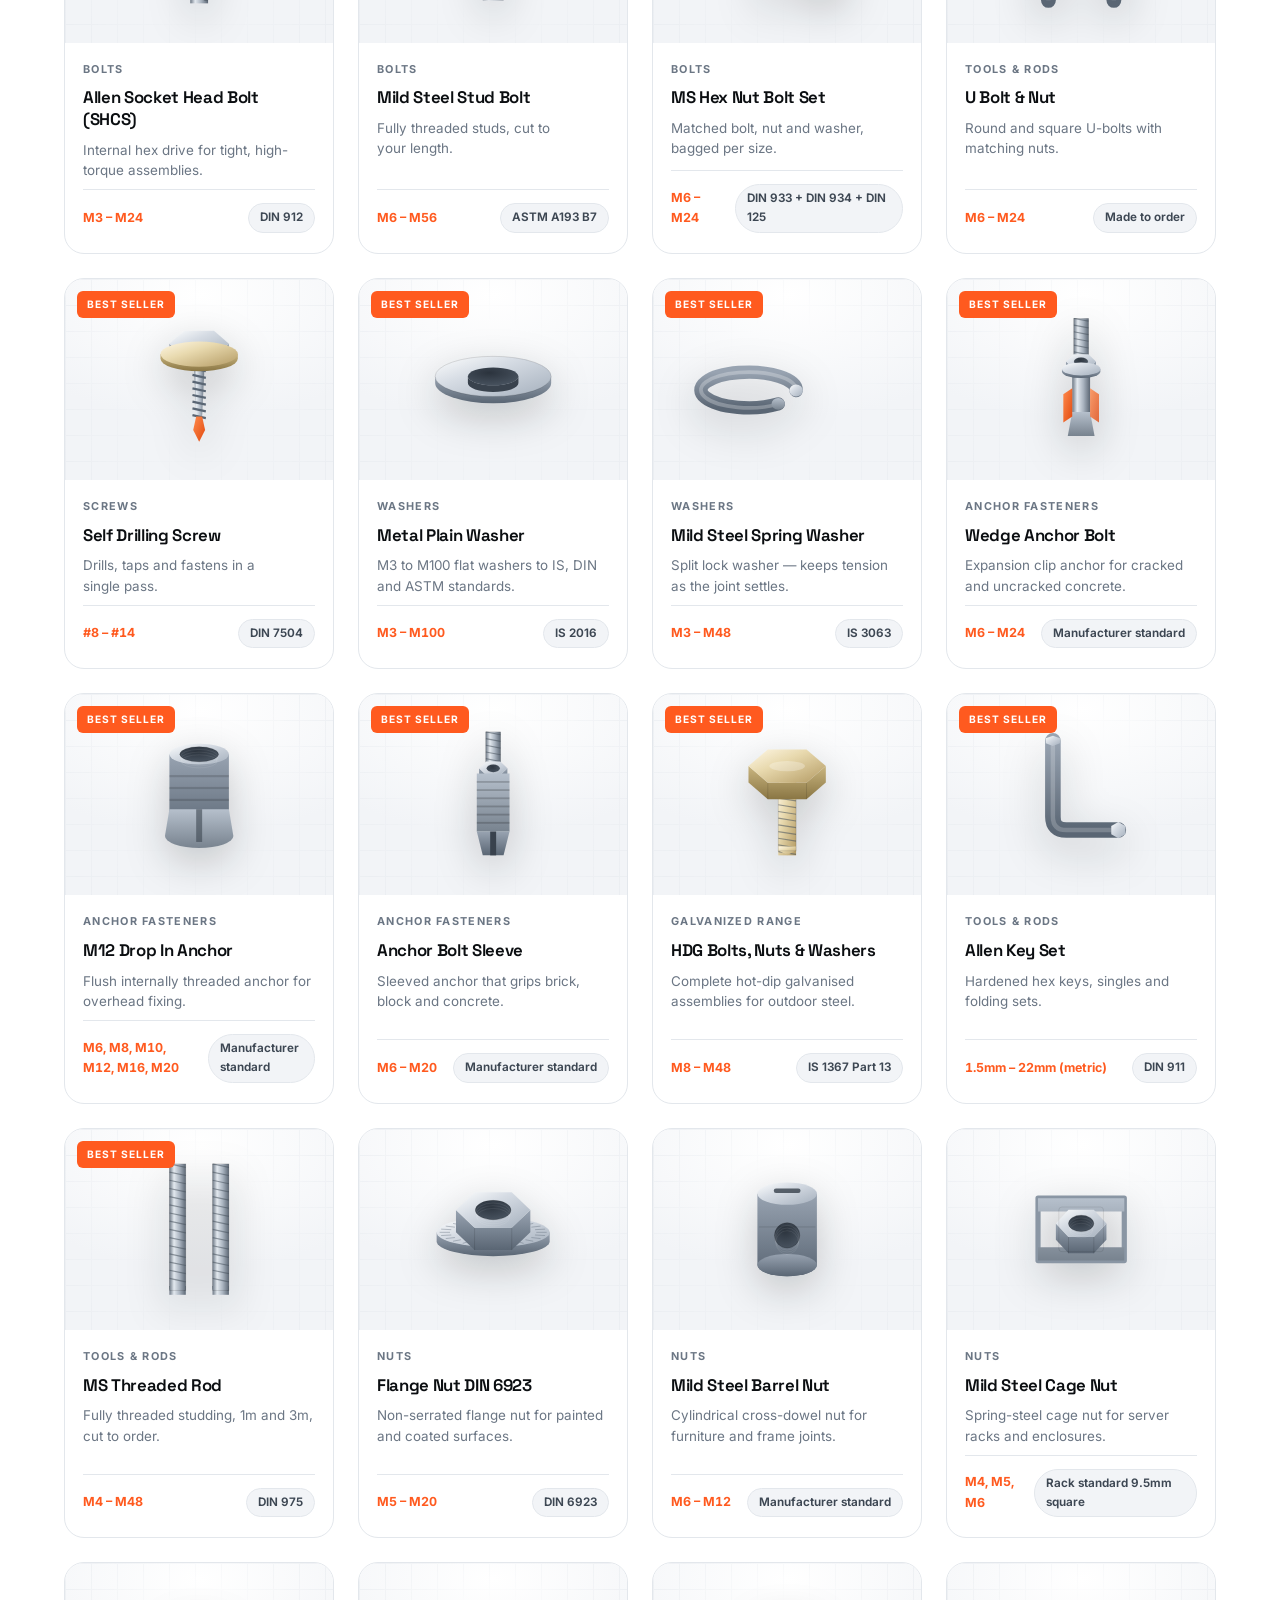
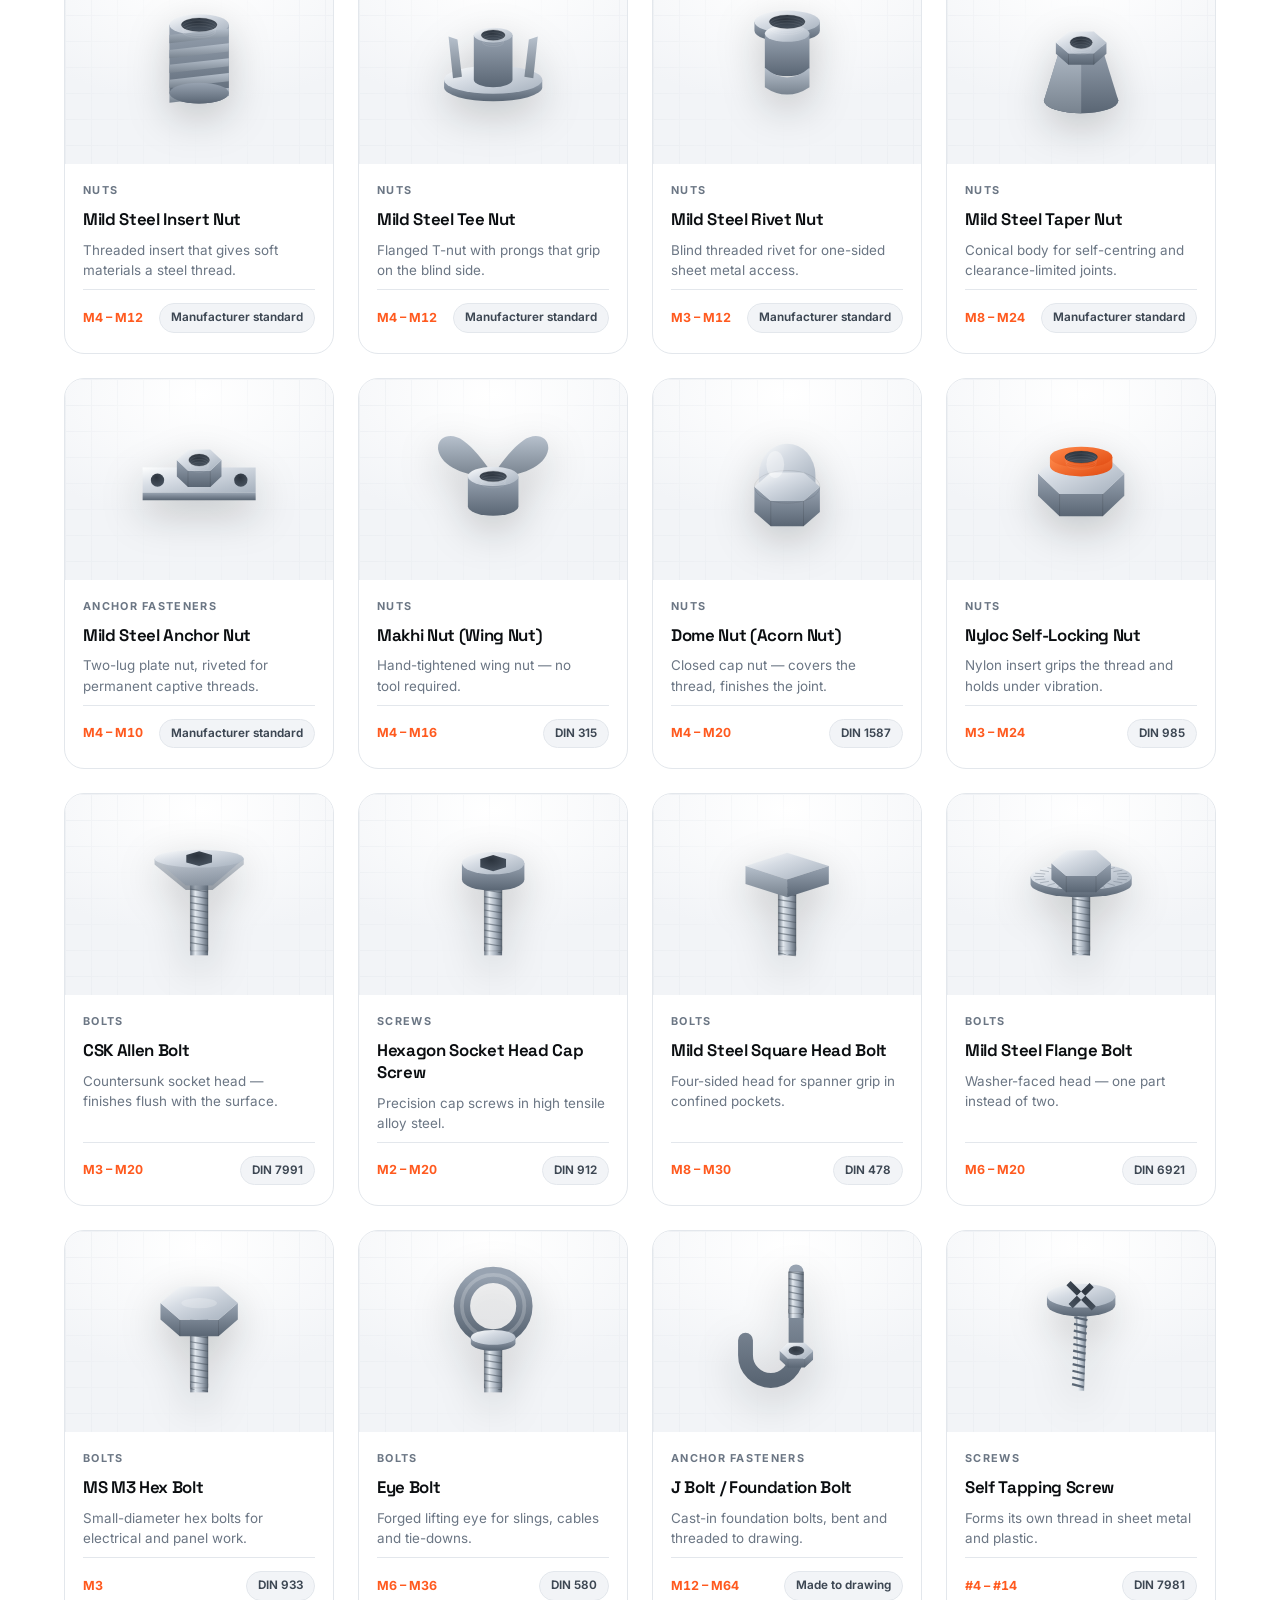
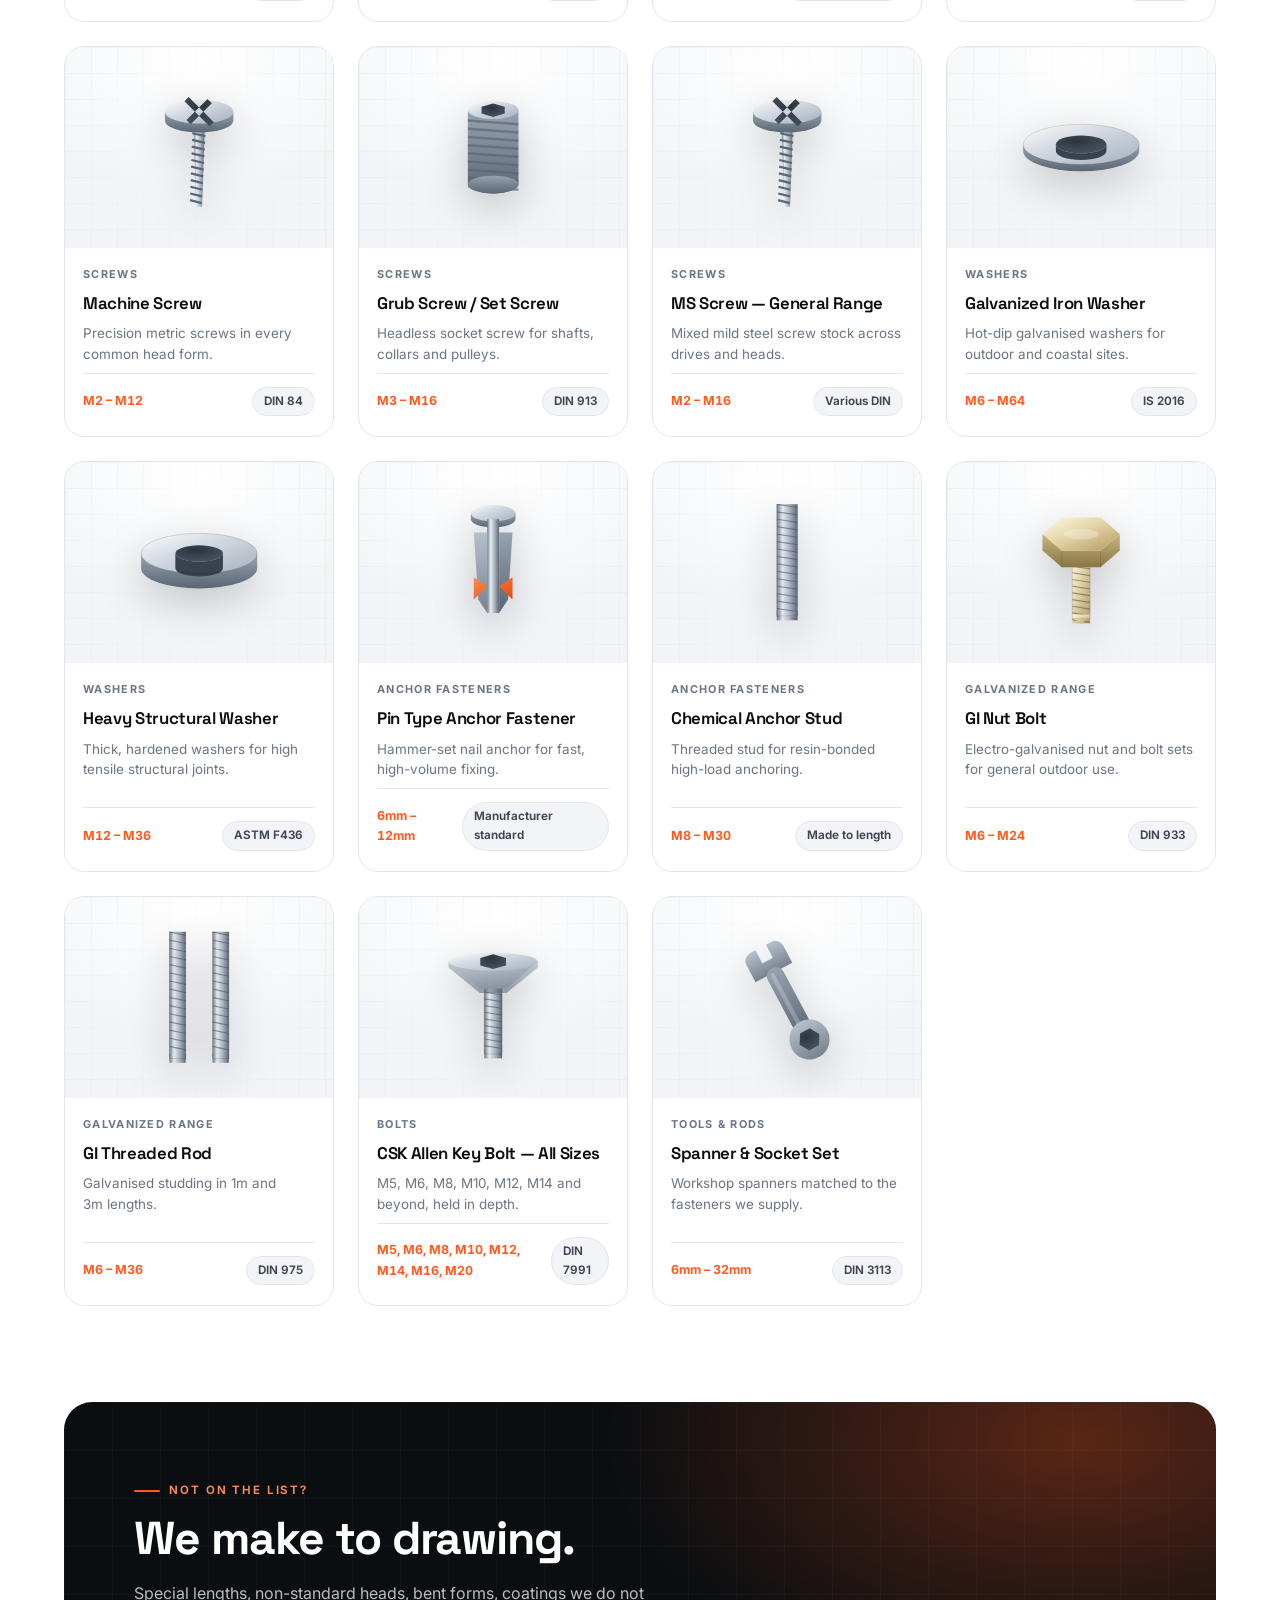
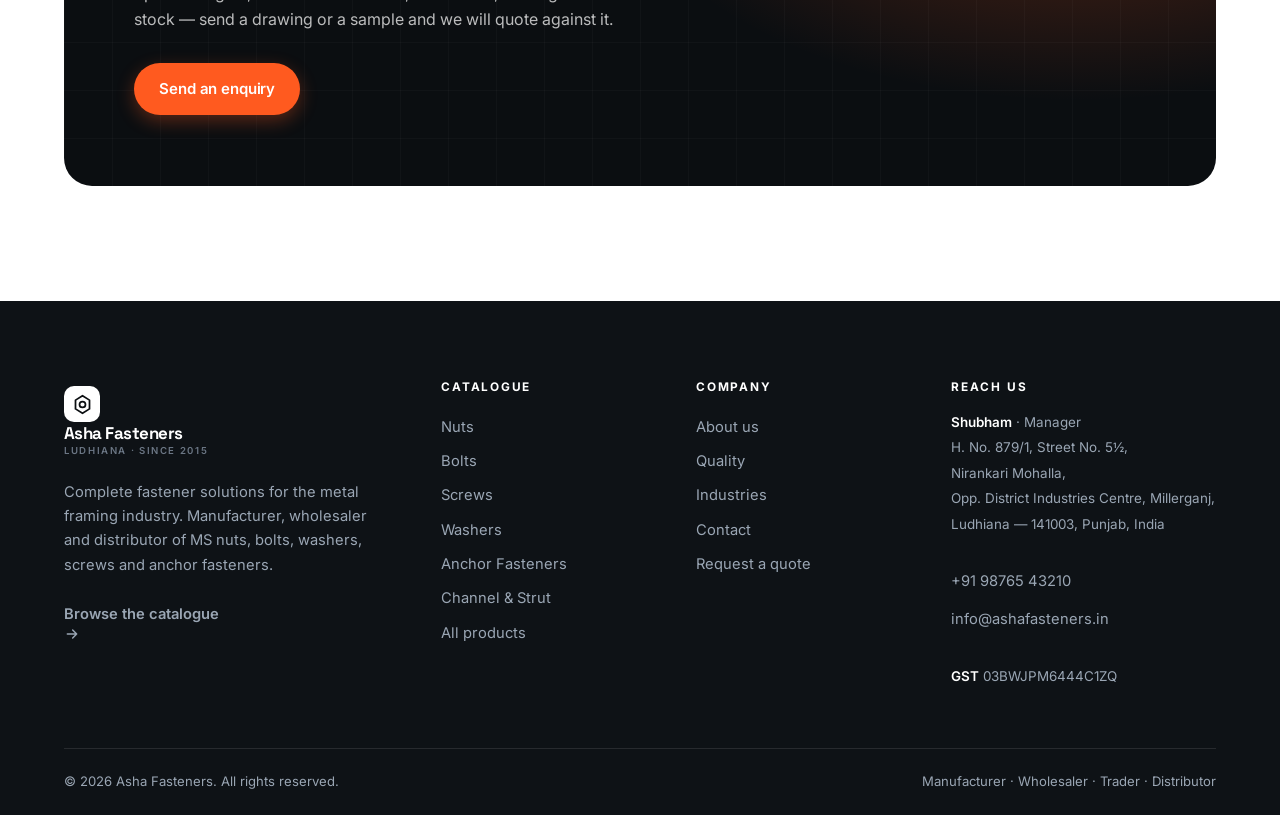
<file: products.html>
<!doctype html>
<html lang="en" data-theme="light">
<head>
<meta charset="utf-8">
<meta name="viewport" content="width=device-width, initial-scale=1">
<title>Product Catalogue — Nuts, Bolts, Washers &amp; Anchors | Asha Fasteners</title>
<meta name="description" content="Browse the complete Asha Fasteners catalogue: MS and high tensile hex nuts, flange nuts, channel nuts, hex bolts, allen bolts, washers, screws, threaded rods and anchor fasteners from M3 to M100.">
<meta name="theme-color" content="#0e1216">
<link rel="preconnect" href="https://fonts.googleapis.com">
<link rel="preconnect" href="https://fonts.gstatic.com" crossorigin>
<link href="https://fonts.googleapis.com/css2?family=Inter:wght@400;500;550;600;650;700&family=Space+Grotesk:wght@500;600;700&display=swap" rel="stylesheet">
<link rel="stylesheet" href="assets/css/style.css">
<link rel="icon" href="data:image/svg+xml,<svg xmlns='http://www.w3.org/2000/svg' viewBox='0 0 24 24'><text y='19' font-size='19'>⚙️</text></svg>">
</head>
<body>
<header id="hdr"></header>

<main class="catalogue">

  <section class="wrap" style="padding-block:clamp(34px,5vw,58px) 22px">
    <div class="section-head" style="margin-bottom:0">
      <span class="eyebrow">Catalogue</span>
      <h2>Every product we stock</h2>
      <p class="lede">Filter by family, search by size, standard or DIN number, and open any product for its full specification. Press <kbd style="font:inherit;font-size:.8em;border:1px solid var(--line);border-bottom-width:2px;border-radius:5px;padding:1px 6px">/</kbd> to jump to search.</p>
    </div>
  </section>

  <!-- ============ CONTROLS ============ -->
  <div class="ctrl">
    <div class="wrap">
      <div class="ctrl__row">
        <div class="search">
          <svg viewBox="0 0 24 24" fill="none" stroke="currentColor" stroke-width="2" stroke-linecap="round"><circle cx="11" cy="11" r="7"/><path d="m20 20-3.5-3.5"/></svg>
          <input id="q" type="search" autocomplete="off" placeholder="Search “M12 flange nut”, “DIN 933”, “galvanised washer”…" aria-label="Search products">
          <button class="search__clear" aria-label="Clear search">
            <svg viewBox="0 0 24 24" fill="none" stroke="currentColor" stroke-width="2.6" stroke-linecap="round"><path d="M18 6 6 18M6 6l12 12"/></svg>
          </button>
        </div>

        <div class="select">
          <select id="sort" aria-label="Sort products">
            <option value="featured">Best sellers first</option>
            <option value="az">Name A – Z</option>
            <option value="za">Name Z – A</option>
            <option value="cat">Group by category</option>
          </select>
          <svg viewBox="0 0 24 24" fill="none" stroke="currentColor" stroke-width="2.2" stroke-linecap="round" stroke-linejoin="round"><path d="m6 9 6 6 6-6"/></svg>
        </div>

        <div class="viewtog" role="group" aria-label="View style">
          <button data-view="grid" class="is-on" aria-label="Grid view">
            <svg viewBox="0 0 24 24" fill="currentColor"><rect x="3" y="3" width="7.5" height="7.5" rx="1.6"/><rect x="13.5" y="3" width="7.5" height="7.5" rx="1.6"/><rect x="3" y="13.5" width="7.5" height="7.5" rx="1.6"/><rect x="13.5" y="13.5" width="7.5" height="7.5" rx="1.6"/></svg>
          </button>
          <button data-view="list" aria-label="List view">
            <svg viewBox="0 0 24 24" fill="currentColor"><rect x="3" y="4" width="18" height="4" rx="1.6"/><rect x="3" y="10" width="18" height="4" rx="1.6"/><rect x="3" y="16" width="18" height="4" rx="1.6"/></svg>
          </button>
        </div>
      </div>

      <div class="chips" id="chips" role="group" aria-label="Filter by category"></div>
    </div>
  </div>

  <!-- ============ RESULTS ============ -->
  <section class="wrap" style="padding-block:26px clamp(56px,8vw,96px)">
    <div class="resultbar"><span id="count"></span>
      <span class="muted">Prices on request · Bulk and trade rates available</span>
    </div>
    <div id="grid" class="grid grid--4"></div>
  </section>

  <!-- ============ CTA ============ -->
  <section class="section" style="padding-top:0">
    <div class="wrap">
      <div class="cta rv">
        <span class="eyebrow" style="color:#ff8a58">Not on the list?</span>
        <h2>We make to drawing.</h2>
        <p>Special lengths, non-standard heads, bent forms, coatings we do not stock — send a drawing or a sample and we will quote against it.</p>
        <div class="cta__row"><a class="btn btn--primary" href="contact.html#enquiry">Send an enquiry</a></div>
      </div>
    </div>
  </section>

</main>

<footer id="ftr"></footer>

<script src="assets/js/data.js"></script>
<script src="assets/js/illustrations.js"></script>
<script src="assets/js/app.js"></script>
<script src="assets/js/catalogue.js"></script>
</body>
</html>
</file>
<file: assets/css/style.css>
/* ============================================================
   Asha Fasteners — design system
   Industrial-precision look: steel neutrals, one hot accent,
   generous whitespace, engineered typography.
   ============================================================ */

/* ---------- 1. Tokens -------------------------------------- */
:root {
  /* brand */
  --accent:        #ff5a1f;
  --accent-ink:    #ffffff;
  --accent-soft:   #fff1ea;
  --accent-deep:   #d8410c;

  /* surfaces */
  --bg:            #ffffff;
  --bg-alt:        #f6f7f9;
  --bg-deep:       #0e1216;
  --surface:       #ffffff;
  --surface-2:     #f2f4f7;
  --line:          #e3e7ec;
  --line-strong:   #cfd6de;

  /* ink */
  --ink:           #0b0e11;
  --ink-2:         #3d4753;
  --ink-3:         #6b7684;
  --ink-on-deep:   #f4f6f8;
  --ink-on-deep-2: #9aa6b4;

  /* effects */
  --shadow-sm:  0 1px 2px rgba(11,14,17,.06), 0 1px 3px rgba(11,14,17,.04);
  --shadow-md:  0 4px 12px rgba(11,14,17,.07), 0 12px 28px rgba(11,14,17,.06);
  --shadow-lg:  0 12px 24px rgba(11,14,17,.09), 0 32px 64px rgba(11,14,17,.10);
  --ring:       0 0 0 3px rgba(255,90,31,.28);

  /* geometry */
  --r-sm: 8px; --r: 14px; --r-lg: 20px; --r-xl: 28px;
  --pad: clamp(20px, 5vw, 64px);
  --maxw: 1280px;
  --hdr: 68px;

  /* type */
  --font-display: 'Space Grotesk', 'Segoe UI', system-ui, sans-serif;
  --font-body: 'Inter', system-ui, -apple-system, 'Segoe UI', Roboto, sans-serif;

  --ease: cubic-bezier(.22,.61,.36,1);
  color-scheme: light;
}

[data-theme="dark"] {
  --bg:            #0b0e11;
  --bg-alt:        #101519;
  --bg-deep:       #070a0c;
  --surface:       #141a20;
  --surface-2:     #1b222a;
  --line:          #232c35;
  --line-strong:   #33404c;
  --ink:           #f2f5f8;
  --ink-2:         #b9c4d0;
  --ink-3:         #8593a2;
  --accent-soft:   #2a1610;
  --shadow-sm:  0 1px 2px rgba(0,0,0,.5);
  --shadow-md:  0 6px 16px rgba(0,0,0,.45);
  --shadow-lg:  0 18px 48px rgba(0,0,0,.55);
  color-scheme: dark;
}

/* ---------- 2. Reset --------------------------------------- */
*, *::before, *::after { box-sizing: border-box; }
* { margin: 0; }
html { -webkit-text-size-adjust: 100%; scroll-behavior: smooth; scroll-padding-top: calc(var(--hdr) + 24px); }
@media (prefers-reduced-motion: reduce) {
  html { scroll-behavior: auto; }
  *, *::before, *::after { animation-duration: .001ms !important; transition-duration: .001ms !important; }
}
body {
  font-family: var(--font-body);
  background: var(--bg);
  color: var(--ink);
  font-size: 16px;
  line-height: 1.65;
  -webkit-font-smoothing: antialiased;
  overflow-x: hidden;
  transition: background .3s var(--ease), color .3s var(--ease);
}
img, svg { display: block; max-width: 100%; }
a { color: inherit; text-decoration: none; }
button, input, select, textarea { font: inherit; color: inherit; }
button { background: none; border: 0; cursor: pointer; }
:focus-visible { outline: none; box-shadow: var(--ring); border-radius: var(--r-sm); }
ul { list-style: none; padding: 0; }

/* ---------- 3. Typography ---------------------------------- */
h1, h2, h3, h4, .display {
  font-family: var(--font-display);
  font-weight: 700;
  line-height: 1.08;
  letter-spacing: -.025em;
}
h1 { font-size: clamp(2.4rem, 6vw, 4.4rem); }
h2 { font-size: clamp(1.85rem, 3.6vw, 2.9rem); }
h3 { font-size: clamp(1.15rem, 1.9vw, 1.45rem); letter-spacing: -.015em; }
p  { text-wrap: pretty; }

.eyebrow {
  display: inline-flex; align-items: center; gap: 9px;
  font-size: .72rem; font-weight: 650; letter-spacing: .16em;
  text-transform: uppercase; color: var(--accent);
}
.eyebrow::before {
  content: ''; width: 26px; height: 2px; background: var(--accent); border-radius: 2px;
}
.lede { font-size: clamp(1.02rem, 1.5vw, 1.18rem); color: var(--ink-2); max-width: 62ch; }
.muted { color: var(--ink-3); }

/* ---------- 4. Layout -------------------------------------- */
.wrap { width: 100%; max-width: var(--maxw); margin-inline: auto; padding-inline: var(--pad); }
.section { padding-block: clamp(56px, 9vw, 116px); }
.section--alt { background: var(--bg-alt); }
.section-head { max-width: 68ch; margin-bottom: clamp(30px, 4vw, 52px); }
.section-head h2 { margin: 14px 0 14px; }
.head-row {
  display: flex; align-items: flex-end; justify-content: space-between;
  gap: 24px; flex-wrap: wrap; margin-bottom: clamp(28px, 4vw, 48px);
}
.head-row .section-head { margin-bottom: 0; }

/* ---------- 5. Buttons ------------------------------------- */
.btn {
  display: inline-flex; align-items: center; justify-content: center; gap: 10px;
  padding: 13px 24px; border-radius: 999px;
  font-weight: 600; font-size: .94rem; letter-spacing: -.01em;
  border: 1px solid transparent; cursor: pointer; white-space: nowrap;
  transition: transform .22s var(--ease), background .22s var(--ease),
              box-shadow .22s var(--ease), border-color .22s var(--ease), color .22s var(--ease);
}
.btn:active { transform: translateY(1px) scale(.99); }
.btn svg { width: 17px; height: 17px; flex: none; }

.btn--primary { background: var(--accent); color: var(--accent-ink); box-shadow: 0 6px 18px rgba(255,90,31,.32); }
.btn--primary:hover { background: var(--accent-deep); transform: translateY(-2px); box-shadow: 0 12px 26px rgba(255,90,31,.38); }

.btn--ghost { border-color: var(--line-strong); color: var(--ink); background: var(--surface); }
.btn--ghost:hover { border-color: var(--ink); transform: translateY(-2px); box-shadow: var(--shadow-md); }

.btn--onDark { border-color: rgba(255,255,255,.25); color: #fff; background: rgba(255,255,255,.06); }
.btn--onDark:hover { background: rgba(255,255,255,.14); border-color: rgba(255,255,255,.5); transform: translateY(-2px); }

.btn--sm { padding: 9px 17px; font-size: .85rem; }

.link-arrow {
  display: inline-flex; align-items: center; gap: 8px;
  font-weight: 600; color: var(--accent); font-size: .95rem;
}
.link-arrow svg { width: 16px; height: 16px; transition: transform .25s var(--ease); }
.link-arrow:hover svg { transform: translateX(5px); }

/* ---------- 6. Header -------------------------------------- */
.hdr {
  position: sticky; top: 0; z-index: 90;
  background: color-mix(in srgb, var(--bg) 82%, transparent);
  backdrop-filter: saturate(180%) blur(16px);
  -webkit-backdrop-filter: saturate(180%) blur(16px);
  border-bottom: 1px solid transparent;
  transition: border-color .3s var(--ease), box-shadow .3s var(--ease), background .3s var(--ease);
}
.hdr.is-stuck { border-bottom-color: var(--line); box-shadow: 0 1px 16px rgba(11,14,17,.06); }

.hdr__bar {
  height: var(--hdr);
  display: flex; align-items: center; gap: 18px;
}
.brand { display: flex; align-items: center; gap: 11px; flex: none; }
.brand__mark {
  width: 36px; height: 36px; border-radius: 10px; flex: none;
  background: var(--ink); color: #fff;
  display: grid; place-items: center;
  transition: transform .4s var(--ease);
}
.brand:hover .brand__mark { transform: rotate(30deg); }
.brand__mark svg { width: 21px; height: 21px; }
.brand__name {
  font-family: var(--font-display); font-weight: 700; font-size: 1.06rem;
  letter-spacing: -.03em; line-height: 1.1;
}
.brand__name span { display: block; font-family: var(--font-body); font-size: .6rem;
  font-weight: 600; letter-spacing: .17em; text-transform: uppercase; color: var(--ink-3); }

.nav { display: flex; align-items: center; gap: 2px; margin-inline: auto; }
.nav a {
  padding: 9px 15px; border-radius: 999px; font-size: .93rem; font-weight: 550;
  color: var(--ink-2); position: relative; transition: color .2s var(--ease), background .2s var(--ease);
}
.nav a:hover { color: var(--ink); background: var(--surface-2); }
.nav a.is-active { color: var(--ink); font-weight: 650; }
.nav a.is-active::after {
  content: ''; position: absolute; left: 50%; translate: -50% 0; bottom: 2px;
  width: 16px; height: 2.5px; border-radius: 2px; background: var(--accent);
}
.hdr__actions { display: flex; align-items: center; gap: 8px; flex: none; }

.icon-btn {
  width: 38px; height: 38px; display: grid; place-items: center;
  border-radius: 10px; border: 1px solid var(--line); color: var(--ink-2);
  transition: background .2s var(--ease), color .2s var(--ease), border-color .2s var(--ease);
}
.icon-btn:hover { background: var(--surface-2); color: var(--ink); border-color: var(--line-strong); }
.icon-btn svg { width: 18px; height: 18px; }
.theme-btn .sun { display: none; }
[data-theme="dark"] .theme-btn .sun { display: block; }
[data-theme="dark"] .theme-btn .moon { display: none; }

.burger { display: none; }

/* mobile nav */
.mnav {
  position: fixed; inset: var(--hdr) 0 0; z-index: 89;
  background: var(--bg); padding: 24px var(--pad) 40px;
  display: flex; flex-direction: column; gap: 4px;
  transform: translateX(100%); visibility: hidden;
  transition: transform .38s var(--ease), visibility .38s;
  overflow-y: auto;
}
.mnav.is-open { transform: none; visibility: visible; }
.mnav a {
  font-family: var(--font-display); font-size: 1.5rem; font-weight: 650;
  padding: 14px 0; border-bottom: 1px solid var(--line);
  display: flex; align-items: center; justify-content: space-between;
}
.mnav a:hover, .mnav a.is-active { color: var(--accent); }
.mnav__foot { margin-top: auto; padding-top: 28px; color: var(--ink-3); font-size: .9rem; }

@media (max-width: 900px) {
  .nav { display: none; }
  .burger { display: grid; }
  .brand__name span { display: none; }
}

/* ---------- 7. Hero ---------------------------------------- */
.hero {
  position: relative; overflow: hidden;
  background: var(--bg-deep); color: var(--ink-on-deep);
  padding-block: clamp(64px, 10vw, 130px) clamp(72px, 11vw, 150px);
  isolation: isolate;
}
.hero::before {
  content: ''; position: absolute; inset: 0; z-index: -2;
  background:
    radial-gradient(1000px 560px at 78% 6%, rgba(255,90,31,.20), transparent 62%),
    radial-gradient(760px 500px at 8% 96%, rgba(64,120,200,.16), transparent 60%);
}
/* engineering grid */
.hero::after {
  content: ''; position: absolute; inset: 0; z-index: -1; pointer-events: none;
  background-image:
    linear-gradient(rgba(255,255,255,.05) 1px, transparent 1px),
    linear-gradient(90deg, rgba(255,255,255,.05) 1px, transparent 1px);
  background-size: 62px 62px;
  mask-image: radial-gradient(ellipse 100% 78% at 50% 34%, #000 30%, transparent 78%);
  -webkit-mask-image: radial-gradient(ellipse 100% 78% at 50% 34%, #000 30%, transparent 78%);
}
.hero__grid {
  display: grid; grid-template-columns: minmax(0,1.05fr) minmax(0,.95fr);
  gap: clamp(32px, 5vw, 72px); align-items: center;
}
.hero .eyebrow { color: #ff8a58; }
.hero h1 { margin: 18px 0 22px; color: #fff; }
.hero h1 em { font-style: normal; color: var(--accent); }
.hero__lede { color: var(--ink-on-deep-2); font-size: clamp(1.02rem, 1.5vw, 1.16rem); max-width: 54ch; }
.hero__cta { display: flex; gap: 12px; flex-wrap: wrap; margin-top: 34px; }

.hero__stats {
  display: grid; grid-template-columns: repeat(3, 1fr);
  gap: 4px; margin-top: 46px; padding-top: 30px;
  border-top: 1px solid rgba(255,255,255,.12);
}
.hero__stats b {
  display: block; font-family: var(--font-display); font-size: clamp(1.5rem, 3vw, 2.1rem);
  color: #fff; letter-spacing: -.03em;
}
.hero__stats span { font-size: .78rem; color: var(--ink-on-deep-2); letter-spacing: .04em; }

/* rotating hero showcase */
.showcase { position: relative; aspect-ratio: 1; max-width: 520px; margin-inline: auto; width: 100%; }
.showcase__ring {
  position: absolute; inset: 6%; border-radius: 50%;
  border: 1px dashed rgba(255,255,255,.16);
  animation: spin 46s linear infinite;
}
.showcase__ring:nth-child(2) { inset: 19%; animation-duration: 34s; animation-direction: reverse; border-style: solid; border-color: rgba(255,255,255,.08); }
.showcase__ring:nth-child(3) { inset: 32%; animation-duration: 24s; border-color: rgba(255,90,31,.28); }
@keyframes spin { to { transform: rotate(360deg); } }

.showcase__stage {
  position: absolute; inset: 22%;
  display: grid; place-items: center;
}
.showcase__item {
  position: absolute; inset: 0; display: grid; place-items: center;
  opacity: 0; transform: scale(.82) rotate(-14deg);
  transition: opacity .7s var(--ease), transform .7s var(--ease);
  filter: drop-shadow(0 26px 40px rgba(0,0,0,.55));
}
.showcase__item.is-on { opacity: 1; transform: none; }
.showcase__item svg { width: 100%; height: 100%; }

.showcase__chip {
  position: absolute; left: 50%; bottom: -6%; translate: -50% 0;
  background: rgba(255,255,255,.08); border: 1px solid rgba(255,255,255,.16);
  backdrop-filter: blur(10px);
  padding: 9px 18px; border-radius: 999px; white-space: nowrap;
  font-size: .82rem; font-weight: 600; color: #fff;
}
.showcase__dots { position: absolute; left: 50%; bottom: -17%; translate: -50% 0; display: flex; gap: 7px; }
.showcase__dots button {
  width: 7px; height: 7px; border-radius: 50%; background: rgba(255,255,255,.25);
  transition: width .3s var(--ease), background .3s var(--ease);
}
.showcase__dots button.is-on { width: 22px; border-radius: 4px; background: var(--accent); }

@media (max-width: 940px) {
  .hero__grid { grid-template-columns: 1fr; }
  .showcase { order: -1; max-width: 330px; margin-bottom: 18px; }
  .showcase__dots { bottom: -14%; }
}

/* marquee of trust signals */
.ticker {
  background: var(--ink); color: rgba(255,255,255,.62);
  padding: 13px 0; overflow: hidden; white-space: nowrap;
  border-block: 1px solid rgba(255,255,255,.08);
}
.ticker__track { display: inline-flex; gap: 46px; animation: slide 34s linear infinite; padding-right: 46px; }
.ticker:hover .ticker__track { animation-play-state: paused; }
.ticker span { font-size: .8rem; font-weight: 600; letter-spacing: .13em; text-transform: uppercase; display: inline-flex; align-items: center; gap: 46px; }
.ticker span::after { content: '◆'; color: var(--accent); font-size: .55rem; letter-spacing: 0; }
@keyframes slide { to { transform: translateX(-50%); } }

/* ---------- 8. Cards --------------------------------------- */
.grid { display: grid; gap: clamp(16px, 2vw, 24px); }
.grid--4 { grid-template-columns: repeat(auto-fill, minmax(258px, 1fr)); }
.grid--3 { grid-template-columns: repeat(auto-fill, minmax(310px, 1fr)); }
.grid--2 { grid-template-columns: repeat(auto-fit, minmax(330px, 1fr)); }

/* product card */
.pcard {
  position: relative; display: flex; flex-direction: column;
  background: var(--surface); border: 1px solid var(--line);
  border-radius: var(--r-lg); overflow: hidden;
  transition: transform .34s var(--ease), box-shadow .34s var(--ease), border-color .34s var(--ease);
}
.pcard:hover { transform: translateY(-6px); box-shadow: var(--shadow-lg); border-color: var(--line-strong); }

.pcard__media {
  position: relative; aspect-ratio: 4 / 3; overflow: hidden;
  background:
    radial-gradient(120% 90% at 50% 8%, var(--surface) 0%, var(--surface-2) 68%, var(--surface-2) 100%);
  display: grid; place-items: center;
}
.pcard__media::after {
  content: ''; position: absolute; inset: 0; pointer-events: none;
  background-image:
    linear-gradient(var(--line) 1px, transparent 1px),
    linear-gradient(90deg, var(--line) 1px, transparent 1px);
  background-size: 26px 26px; opacity: .5;
  mask-image: radial-gradient(circle at 50% 50%, transparent 34%, #000 100%);
  -webkit-mask-image: radial-gradient(circle at 50% 50%, transparent 34%, #000 100%);
}
.pcard__media img { width: 100%; height: 100%; object-fit: cover; position: relative; z-index: 2; }
.pcard__media .fx {
  width: 74%; height: 74%; position: relative; z-index: 2;
  filter: drop-shadow(0 14px 20px rgba(11,14,17,.20));
  transition: transform .46s var(--ease);
}
.pcard:hover .pcard__media .fx { transform: scale(1.09) rotate(-4deg); }
[data-theme="dark"] .pcard__media .fx { filter: drop-shadow(0 14px 22px rgba(0,0,0,.6)); }

.pcard__badge {
  position: absolute; top: 12px; left: 12px; z-index: 3;
  background: var(--ink); color: #fff; font-size: .64rem; font-weight: 700;
  letter-spacing: .1em; text-transform: uppercase; padding: 5px 10px; border-radius: 6px;
}
.pcard__badge--hot { background: var(--accent); }

.pcard__body { padding: 18px 18px 20px; display: flex; flex-direction: column; flex: 1; gap: 9px; }
.pcard__cat { font-size: .68rem; font-weight: 700; letter-spacing: .12em; text-transform: uppercase; color: var(--ink-3); }
.pcard__name { font-family: var(--font-display); font-size: 1.05rem; font-weight: 650; letter-spacing: -.02em; line-height: 1.3; }
.pcard:hover .pcard__name { color: var(--accent); }
.pcard__spec { font-size: .84rem; color: var(--ink-3); line-height: 1.5; }
.pcard__foot {
  margin-top: auto; padding-top: 13px; border-top: 1px solid var(--line);
  display: flex; align-items: center; justify-content: space-between; gap: 10px;
}
.pcard__size { font-size: .78rem; font-weight: 650; font-variant-numeric: tabular-nums; }
.pcard__size b { color: var(--accent); font-weight: 700; }

.pcard__quick {
  position: absolute; inset: auto 12px 12px auto; z-index: 4;
  width: 36px; height: 36px; border-radius: 50%;
  background: var(--surface); border: 1px solid var(--line-strong);
  display: grid; place-items: center; color: var(--ink);
  opacity: 0; transform: translateY(8px) scale(.9);
  transition: opacity .28s var(--ease), transform .28s var(--ease), background .2s, color .2s;
  box-shadow: var(--shadow-md);
}
.pcard:hover .pcard__quick, .pcard:focus-within .pcard__quick { opacity: 1; transform: none; }
.pcard__quick:hover { background: var(--accent); color: #fff; border-color: var(--accent); }
.pcard__quick svg { width: 17px; height: 17px; }

.pcard__link { position: absolute; inset: 0; z-index: 3; }

/* list view */
.catalogue.is-list .grid--4 { grid-template-columns: 1fr; }
.catalogue.is-list .pcard { flex-direction: row; align-items: stretch; }
.catalogue.is-list .pcard__media { width: 190px; flex: none; aspect-ratio: auto; }
.catalogue.is-list .pcard__body { padding: 20px 22px; }
.catalogue.is-list .pcard__spec { max-width: 70ch; }
@media (max-width: 660px) {
  .catalogue.is-list .pcard { flex-direction: column; }
  .catalogue.is-list .pcard__media { width: 100%; aspect-ratio: 4/3; }
}

/* category card */
.ccard {
  position: relative; display: flex; flex-direction: column; gap: 12px;
  padding: 24px; border-radius: var(--r-lg);
  background: var(--surface); border: 1px solid var(--line); overflow: hidden;
  transition: transform .34s var(--ease), box-shadow .34s var(--ease), border-color .3s;
}
.ccard::before {
  content: ''; position: absolute; right: -32px; top: -32px; width: 156px; height: 156px;
  border-radius: 50%; background: var(--accent-soft);
  transition: transform .5s var(--ease); transform: scale(.4); opacity: 0;
}
.ccard:hover { transform: translateY(-5px); box-shadow: var(--shadow-lg); border-color: var(--line-strong); }
.ccard:hover::before { transform: scale(1); opacity: 1; }
.ccard__ico { position: relative; width: 62px; height: 62px; }
.ccard__ico .fx { width: 100%; height: 100%; filter: drop-shadow(0 6px 10px rgba(11,14,17,.18)); }
.ccard h3 { position: relative; }
.ccard p { position: relative; font-size: .88rem; color: var(--ink-3); }
.ccard__n {
  position: relative; margin-top: auto; padding-top: 12px;
  font-size: .78rem; font-weight: 700; color: var(--accent);
  display: flex; align-items: center; gap: 7px;
}
.ccard__n svg { width: 14px; height: 14px; transition: transform .3s var(--ease); }
.ccard:hover .ccard__n svg { transform: translateX(4px); }

/* feature / value card */
.fcard { padding: 26px; border-radius: var(--r-lg); background: var(--surface); border: 1px solid var(--line); }
.fcard__ico {
  width: 44px; height: 44px; border-radius: 12px; display: grid; place-items: center;
  background: var(--accent-soft); color: var(--accent); margin-bottom: 16px;
}
.fcard__ico svg { width: 22px; height: 22px; }
.fcard h3 { font-size: 1.08rem; margin-bottom: 8px; }
.fcard p { font-size: .92rem; color: var(--ink-3); }

/* ---------- 9. Catalogue controls -------------------------- */
.ctrl {
  position: sticky; top: var(--hdr); z-index: 40;
  background: color-mix(in srgb, var(--bg) 88%, transparent);
  backdrop-filter: blur(14px); -webkit-backdrop-filter: blur(14px);
  border-bottom: 1px solid var(--line);
  padding-block: 14px;
}
.ctrl__row { display: flex; align-items: center; gap: 12px; flex-wrap: wrap; }

.search {
  position: relative; flex: 1 1 260px; min-width: 0;
}
.search svg { position: absolute; left: 14px; top: 50%; translate: 0 -50%; width: 17px; height: 17px; color: var(--ink-3); pointer-events: none; }
.search input {
  width: 100%; padding: 11px 40px 11px 42px; border-radius: 999px;
  border: 1px solid var(--line); background: var(--surface); font-size: .93rem;
  transition: border-color .2s, box-shadow .2s;
}
.search input::placeholder { color: var(--ink-3); }
.search input:focus { outline: none; border-color: var(--accent); box-shadow: var(--ring); }
.search__clear {
  position: absolute; right: 10px; top: 50%; translate: 0 -50%;
  width: 24px; height: 24px; border-radius: 50%; display: none; place-items: center;
  background: var(--surface-2); color: var(--ink-2);
}
.search__clear.is-on { display: grid; }
.search__clear svg { position: static; translate: none; width: 13px; height: 13px; }

.select {
  position: relative; flex: none;
}
.select select {
  appearance: none; padding: 11px 38px 11px 16px; border-radius: 999px;
  border: 1px solid var(--line); background: var(--surface); font-size: .9rem;
  font-weight: 550; cursor: pointer;
}
.select select:focus { outline: none; border-color: var(--accent); box-shadow: var(--ring); }
.select svg { position: absolute; right: 14px; top: 50%; translate: 0 -50%; width: 14px; height: 14px; pointer-events: none; color: var(--ink-3); }

.viewtog { display: flex; gap: 3px; padding: 3px; background: var(--surface-2); border-radius: 999px; flex: none; }
.viewtog button {
  width: 34px; height: 32px; border-radius: 999px; display: grid; place-items: center; color: var(--ink-3);
  transition: background .2s, color .2s;
}
.viewtog button.is-on { background: var(--surface); color: var(--ink); box-shadow: var(--shadow-sm); }
.viewtog svg { width: 16px; height: 16px; }

.chips {
  display: flex; gap: 8px; overflow-x: auto; padding-block: 12px 2px;
  scrollbar-width: none; -ms-overflow-style: none;
  /* the row scrolls rather than wrapping, so fade the right edge to
     signal there is more beyond the fold */
  mask-image: linear-gradient(90deg, #000 calc(100% - 44px), transparent);
  -webkit-mask-image: linear-gradient(90deg, #000 calc(100% - 44px), transparent);
}
.chips::-webkit-scrollbar { display: none; }
@media (min-width: 1180px) { .chips { flex-wrap: wrap; mask-image: none; -webkit-mask-image: none; } }
.chip {
  flex: none; padding: 8px 16px; border-radius: 999px; font-size: .86rem; font-weight: 600;
  border: 1px solid var(--line); background: var(--surface); color: var(--ink-2);
  display: inline-flex; align-items: center; gap: 8px; white-space: nowrap;
  transition: background .2s var(--ease), color .2s var(--ease), border-color .2s var(--ease), transform .2s;
}
.chip:hover { border-color: var(--ink-3); color: var(--ink); }
.chip.is-on { background: var(--ink); border-color: var(--ink); color: #fff; }
.chip.is-on:hover { transform: translateY(-1px); }
.chip__n { font-size: .74rem; opacity: .6; font-variant-numeric: tabular-nums; }

.resultbar {
  display: flex; align-items: center; justify-content: space-between; gap: 16px;
  flex-wrap: wrap; margin-bottom: 22px; font-size: .88rem; color: var(--ink-3);
}
.resultbar b { color: var(--ink); font-variant-numeric: tabular-nums; }

.empty { text-align: center; padding: 76px 20px; }
.empty__ico { width: 62px; height: 62px; margin: 0 auto 18px; color: var(--line-strong); }
.empty h3 { margin-bottom: 8px; }
.empty p { color: var(--ink-3); margin-bottom: 20px; }

/* ---------- 10. Quick view modal --------------------------- */
.modal {
  position: fixed; inset: 0; z-index: 120;
  display: grid; place-items: center; padding: 20px;
  background: rgba(9,12,15,.62); backdrop-filter: blur(6px);
  opacity: 0; visibility: hidden; transition: opacity .28s var(--ease), visibility .28s;
}
.modal.is-open { opacity: 1; visibility: visible; }
.modal__box {
  width: min(920px, 100%); max-height: min(88vh, 720px); overflow-y: auto;
  background: var(--bg); border-radius: var(--r-xl); border: 1px solid var(--line);
  box-shadow: var(--shadow-lg); transform: translateY(24px) scale(.97);
  transition: transform .34s var(--ease);
}
.modal.is-open .modal__box { transform: none; }
.modal__close {
  position: absolute; top: 18px; right: 18px; z-index: 3;
  width: 38px; height: 38px; border-radius: 50%; display: grid; place-items: center;
  background: var(--surface); border: 1px solid var(--line); color: var(--ink);
}
.modal__close:hover { background: var(--accent); color: #fff; border-color: var(--accent); }
.modal__grid { display: grid; grid-template-columns: minmax(0,.9fr) minmax(0,1.1fr); }
.modal__media {
  position: relative; background: var(--surface-2); display: grid; place-items: center; padding: 30px;
  min-height: 280px;
}
.modal__media .fx { width: 82%; filter: drop-shadow(0 20px 30px rgba(11,14,17,.22)); }
.modal__media img { width: 100%; height: 100%; object-fit: cover; }
.modal__body { padding: clamp(24px, 3.4vw, 40px); }
.modal__body h3 { font-size: clamp(1.35rem, 2.6vw, 1.85rem); margin: 10px 0 10px; }
@media (max-width: 720px) { .modal__grid { grid-template-columns: 1fr; } }

/* spec table */
.specs { display: grid; gap: 0; margin: 20px 0; border-top: 1px solid var(--line); }
.specs div {
  display: grid; grid-template-columns: 116px 1fr; gap: 14px;
  padding: 11px 0; border-bottom: 1px solid var(--line); font-size: .9rem;
}
.specs dt, .specs .k { color: var(--ink-3); font-weight: 550; }
.specs dd, .specs .v { margin: 0; font-weight: 600; }

.tags { display: flex; flex-wrap: wrap; gap: 7px; margin-top: 4px; }
.tag {
  font-size: .73rem; font-weight: 650; padding: 4px 11px; border-radius: 999px;
  background: var(--surface-2); color: var(--ink-2); border: 1px solid var(--line);
}
.tag--accent { background: var(--accent-soft); color: var(--accent-deep); border-color: transparent; }
[data-theme="dark"] .tag--accent { color: #ff9a72; }

/* ---------- 11. Product detail page ------------------------ */
.crumbs { display: flex; align-items: center; gap: 8px; font-size: .84rem; color: var(--ink-3); padding-block: 22px; flex-wrap: wrap; }
.crumbs a:hover { color: var(--accent); }
.crumbs svg { width: 13px; height: 13px; opacity: .5; }

.pdp { display: grid; grid-template-columns: minmax(0,1fr) minmax(0,1fr); gap: clamp(28px, 4vw, 64px); align-items: start; }
@media (max-width: 900px) { .pdp { grid-template-columns: 1fr; } }

.pdp__stage {
  position: sticky; border-radius: var(--r-xl); overflow: hidden;
  border: 1px solid var(--line); aspect-ratio: 1;
  background: radial-gradient(120% 90% at 50% 6%, var(--surface) 0%, var(--surface-2) 70%);
  display: grid; place-items: center;
  top: calc(var(--hdr) + 24px);
}
.pdp__stage::after {
  content: ''; position: absolute; inset: 0;
  background-image: linear-gradient(var(--line) 1px, transparent 1px), linear-gradient(90deg, var(--line) 1px, transparent 1px);
  background-size: 34px 34px; opacity: .55;
  mask-image: radial-gradient(circle at 50% 50%, transparent 30%, #000 100%);
  -webkit-mask-image: radial-gradient(circle at 50% 50%, transparent 30%, #000 100%);
}
.pdp__stage .fx { width: 68%; position: relative; z-index: 2; filter: drop-shadow(0 26px 40px rgba(11,14,17,.24)); animation: float 7s var(--ease) infinite; }
.pdp__stage img { width: 100%; height: 100%; object-fit: cover; position: relative; z-index: 2; }
@keyframes float { 0%,100% { transform: translateY(0) } 50% { transform: translateY(-13px) } }
@media (max-width: 900px) { .pdp__stage { position: static; } }

.pdp__title { margin: 12px 0 14px; font-size: clamp(1.8rem, 4vw, 2.7rem); }
.pdp__note {
  margin-top: 24px; padding: 18px 20px; border-radius: var(--r);
  background: var(--accent-soft); border: 1px solid color-mix(in srgb, var(--accent) 22%, transparent);
  font-size: .9rem; color: var(--ink-2); display: flex; gap: 13px;
}
.pdp__note svg { width: 19px; height: 19px; flex: none; color: var(--accent); margin-top: 2px; }
.pdp__cta { display: flex; gap: 11px; flex-wrap: wrap; margin-top: 26px; }

/* ---------- 12. Industries / stats / CTA ------------------- */
.ind {
  display: flex; align-items: center; gap: 14px; padding: 18px 20px;
  border-radius: var(--r); background: var(--surface); border: 1px solid var(--line);
  transition: transform .3s var(--ease), border-color .3s, box-shadow .3s;
}
.ind:hover { transform: translateY(-3px); border-color: var(--accent); box-shadow: var(--shadow-md); }
.ind__n {
  width: 34px; height: 34px; flex: none; border-radius: 9px; display: grid; place-items: center;
  background: var(--ink); color: #fff; font-family: var(--font-display); font-size: .8rem; font-weight: 700;
}
.ind b { display: block; font-size: .96rem; font-weight: 650; letter-spacing: -.01em; }
.ind span { font-size: .8rem; color: var(--ink-3); }

.statband { display: grid; grid-template-columns: repeat(auto-fit, minmax(160px,1fr)); gap: 1px; background: var(--line); border: 1px solid var(--line); border-radius: var(--r-lg); overflow: hidden; }
.statband > div { background: var(--bg); padding: 26px 22px; text-align: center; }
.statband b { display: block; font-family: var(--font-display); font-size: clamp(1.7rem,3.4vw,2.5rem); letter-spacing: -.03em; }
.statband span { font-size: .8rem; color: var(--ink-3); letter-spacing: .04em; }

.cta {
  position: relative; overflow: hidden; isolation: isolate;
  background: var(--ink); color: #fff; border-radius: var(--r-xl);
  padding: clamp(36px, 5.5vw, 72px);
}
.cta::before {
  content: ''; position: absolute; inset: 0; z-index: -1;
  background: radial-gradient(760px 420px at 88% 10%, rgba(255,90,31,.32), transparent 62%);
}
.cta::after {
  content: ''; position: absolute; inset: 0; z-index: -1; opacity: .5;
  background-image: linear-gradient(rgba(255,255,255,.055) 1px, transparent 1px), linear-gradient(90deg, rgba(255,255,255,.055) 1px, transparent 1px);
  background-size: 48px 48px;
}
.cta h2 { color: #fff; margin: 14px 0 16px; max-width: 20ch; }
.cta p { color: rgba(255,255,255,.72); max-width: 52ch; }
.cta__row { display: flex; gap: 12px; flex-wrap: wrap; margin-top: 30px; }

/* ---------- 13. Forms -------------------------------------- */
.field { display: grid; gap: 7px; }
.field label { font-size: .84rem; font-weight: 650; }
.field input, .field select, .field textarea {
  width: 100%; padding: 12px 15px; border-radius: var(--r-sm);
  border: 1px solid var(--line); background: var(--surface); font-size: .94rem;
  transition: border-color .2s, box-shadow .2s;
}
.field textarea { resize: vertical; min-height: 118px; }
.field input:focus, .field select:focus, .field textarea:focus { outline: none; border-color: var(--accent); box-shadow: var(--ring); }
.form-grid { display: grid; grid-template-columns: 1fr 1fr; gap: 16px; }
.form-grid .full { grid-column: 1 / -1; }
@media (max-width: 620px) { .form-grid { grid-template-columns: 1fr; } }

.note-ok {
  display: none; align-items: center; gap: 10px; padding: 13px 16px; border-radius: var(--r-sm);
  background: var(--accent-soft); color: var(--accent-deep); font-size: .9rem; font-weight: 600;
}
.note-ok.is-on { display: flex; }
.note-ok svg { width: 18px; height: 18px; flex: none; }

/* ---------- 14. Footer ------------------------------------- */
.ftr { background: var(--bg-deep); color: var(--ink-on-deep-2); padding-block: clamp(48px,7vw,80px) 0; margin-top: auto; }
.ftr__grid { display: grid; grid-template-columns: 1.6fr 1fr 1fr 1.3fr; gap: clamp(26px,4vw,52px); }
@media (max-width: 880px) { .ftr__grid { grid-template-columns: 1fr 1fr; } }
@media (max-width: 520px) { .ftr__grid { grid-template-columns: 1fr; } }
.ftr h4 { font-family: var(--font-body); font-size: .74rem; font-weight: 700; letter-spacing: .15em; text-transform: uppercase; color: #fff; margin-bottom: 16px; }
.ftr a { color: var(--ink-on-deep-2); font-size: .92rem; display: inline-block; padding-block: 5px; transition: color .2s, transform .2s; }
.ftr a:hover { color: var(--accent); transform: translateX(3px); }
.ftr .brand__mark { background: #fff; color: var(--ink); }
.ftr .brand__name { color: #fff; }
.ftr__about { font-size: .92rem; margin: 18px 0 20px; max-width: 40ch; }
.ftr__meta { font-size: .84rem; line-height: 1.9; }
.ftr__meta b { color: #fff; font-weight: 600; }
.ftr__bar {
  margin-top: clamp(36px,5vw,58px); padding-block: 22px;
  border-top: 1px solid rgba(255,255,255,.1);
  display: flex; justify-content: space-between; gap: 16px; flex-wrap: wrap; font-size: .82rem;
}

/* ---------- 15. Floating enquiry --------------------------- */
.fab {
  position: fixed; right: 20px; bottom: 20px; z-index: 80;
  display: inline-flex; align-items: center; gap: 10px;
  padding: 13px 20px; border-radius: 999px;
  background: var(--accent); color: #fff; font-weight: 650; font-size: .9rem;
  box-shadow: 0 10px 30px rgba(255,90,31,.42);
  transform: translateY(90px); opacity: 0;
  transition: transform .4s var(--ease), opacity .4s var(--ease), background .2s;
}
.fab.is-on { transform: none; opacity: 1; }
.fab:hover { background: var(--accent-deep); }
.fab svg { width: 18px; height: 18px; }
@media (max-width: 560px) { .fab span { display: none; } .fab { padding: 15px; } }

/* ---------- 16. Scroll reveal ------------------------------ */
.rv { opacity: 0; transform: translateY(22px); transition: opacity .7s var(--ease), transform .7s var(--ease); }
.rv.is-in { opacity: 1; transform: none; }
.rv-d1 { transition-delay: .07s } .rv-d2 { transition-delay: .14s }
.rv-d3 { transition-delay: .21s } .rv-d4 { transition-delay: .28s }
@media (prefers-reduced-motion: reduce) { .rv { opacity: 1; transform: none; } }

/* progress bar */
.progress { position: fixed; top: 0; left: 0; height: 2px; background: var(--accent); z-index: 100; width: 0; }

/* utilities */
.sr { position: absolute; width: 1px; height: 1px; padding: 0; overflow: hidden; clip: rect(0 0 0 0); white-space: nowrap; border: 0; }
.stack { display: grid; gap: 14px; }
.flow > * + * { margin-top: 1em; }
.center { text-align: center; margin-inline: auto; }
</file>
